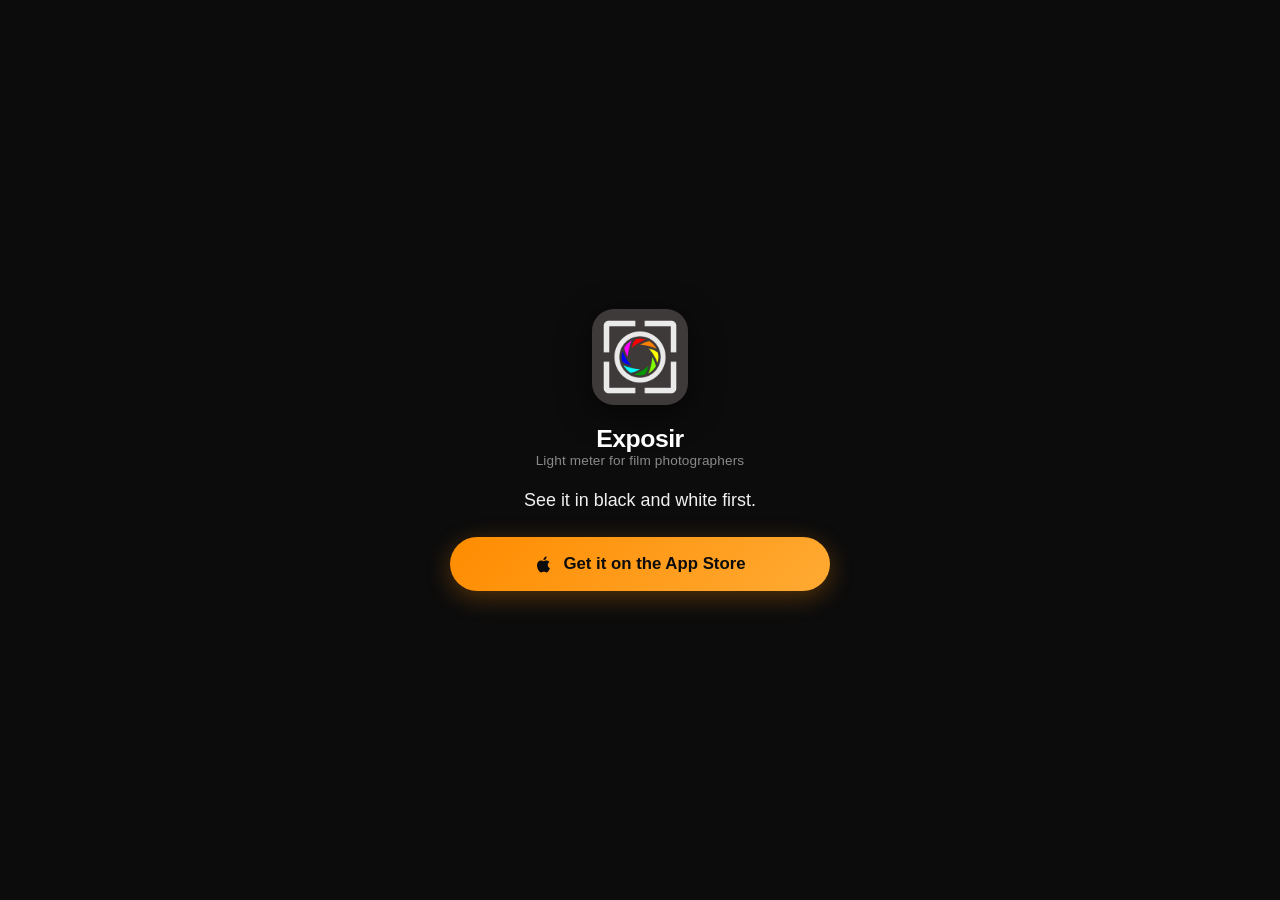
<file: go/index.html>
<!DOCTYPE html>
<html lang="en">
<head>
<meta charset="UTF-8">
<meta name="viewport" content="width=device-width, initial-scale=1, viewport-fit=cover">
<meta name="robots" content="noindex, nofollow">
<title>Exposir — Light Meter for Film Photographers</title>
<link rel="preconnect" href="https://apps.apple.com">
<style>
*{margin:0;padding:0;box-sizing:border-box}
html,body{height:100%}
body{
  background:#0C0C0C;color:#fff;
  font-family:-apple-system,BlinkMacSystemFont,"Segoe UI",Roboto,Helvetica,Arial,sans-serif;
  display:flex;align-items:center;justify-content:center;
  min-height:100dvh;padding:24px;
  text-align:center;-webkit-font-smoothing:antialiased;overflow:hidden;
}
.wrap{display:flex;flex-direction:column;align-items:center;gap:20px;max-width:380px;width:100%}
.icon{width:96px;height:96px;border-radius:22px;display:block;box-shadow:0 8px 32px rgba(0,0,0,.6)}
.name{font-size:1.55rem;font-weight:700;letter-spacing:-.02em}
.copy{font-size:1.12rem;line-height:1.45;font-weight:500;color:#F0F0F0}
.sub{font-size:.85rem;color:#8A8A8A;letter-spacing:.01em}
.cta{
  display:flex;align-items:center;justify-content:center;gap:10px;
  width:100%;padding:17px 24px;margin-top:4px;
  background:linear-gradient(135deg,#FF8C00,#FFAA33);color:#0C0C0C;
  font-size:1.05rem;font-weight:700;text-decoration:none;border-radius:999px;
  box-shadow:0 6px 24px rgba(255,140,0,.3);
}
.cta:active{transform:scale(.98)}
@media (max-height:560px){.icon{width:72px;height:72px}.copy{font-size:1rem}.wrap{gap:14px}}
</style>
</head>
<body>
<div class="wrap">
  <img class="icon" alt="Exposir" src="[data-uri]">
  <div>
    <h1 class="name">Exposir</h1>
    <p class="sub">Light meter for film photographers</p>
  </div>
  <p class="copy">See it in black and white first.</p>
  <a class="cta" id="cta" href="https://apps.apple.com/app/apple-store/id6766769093?pt=128871534&amp;ct=bw_first_us_202609&amp;mt=8">
    <svg width="19" height="19" viewBox="0 0 24 24" fill="currentColor" aria-hidden="true"><path d="M18.71 19.5c-.83 1.24-1.71 2.45-3.05 2.47-1.34.03-1.77-.79-3.29-.79-1.53 0-2 .77-3.27.82-1.31.05-2.3-1.32-3.14-2.53C4.25 17 2.94 12.45 4.7 9.39c.87-1.52 2.43-2.48 4.12-2.51 1.28-.02 2.5.87 3.29.87.78 0 2.26-1.07 3.8-.91.65.03 2.47.26 3.64 1.98-.09.06-2.17 1.28-2.15 3.81.03 3.02 2.65 4.03 2.68 4.04-.03.07-.42 1.44-1.38 2.83M13 3.5c.73-.83 1.94-1.46 2.94-1.5.13 1.17-.34 2.35-1.04 3.19-.69.85-1.83 1.51-2.95 1.42-.15-1.15.41-2.35 1.05-3.11z"/></svg>
    Get it on the App Store
  </a>
</div>

<script>
(function(){
  var STORE = "https://apps.apple.com/app/apple-store/id6766769093?pt=128871534&ct=bw_first_us_202609&mt=8";
  var DELAY = 2500;
  if (new URLSearchParams(location.search).has("preview")) return;
  // location.replace で履歴を残さない（戻るでこのページに再着地しない）
  var timer = setTimeout(function(){ location.replace(STORE); }, DELAY);
  // 手動タップ時は保留中の自動遷移を止める
  document.getElementById("cta").addEventListener("click", function(){ clearTimeout(timer); });
})();
</script>
</body>
</html>
</file>
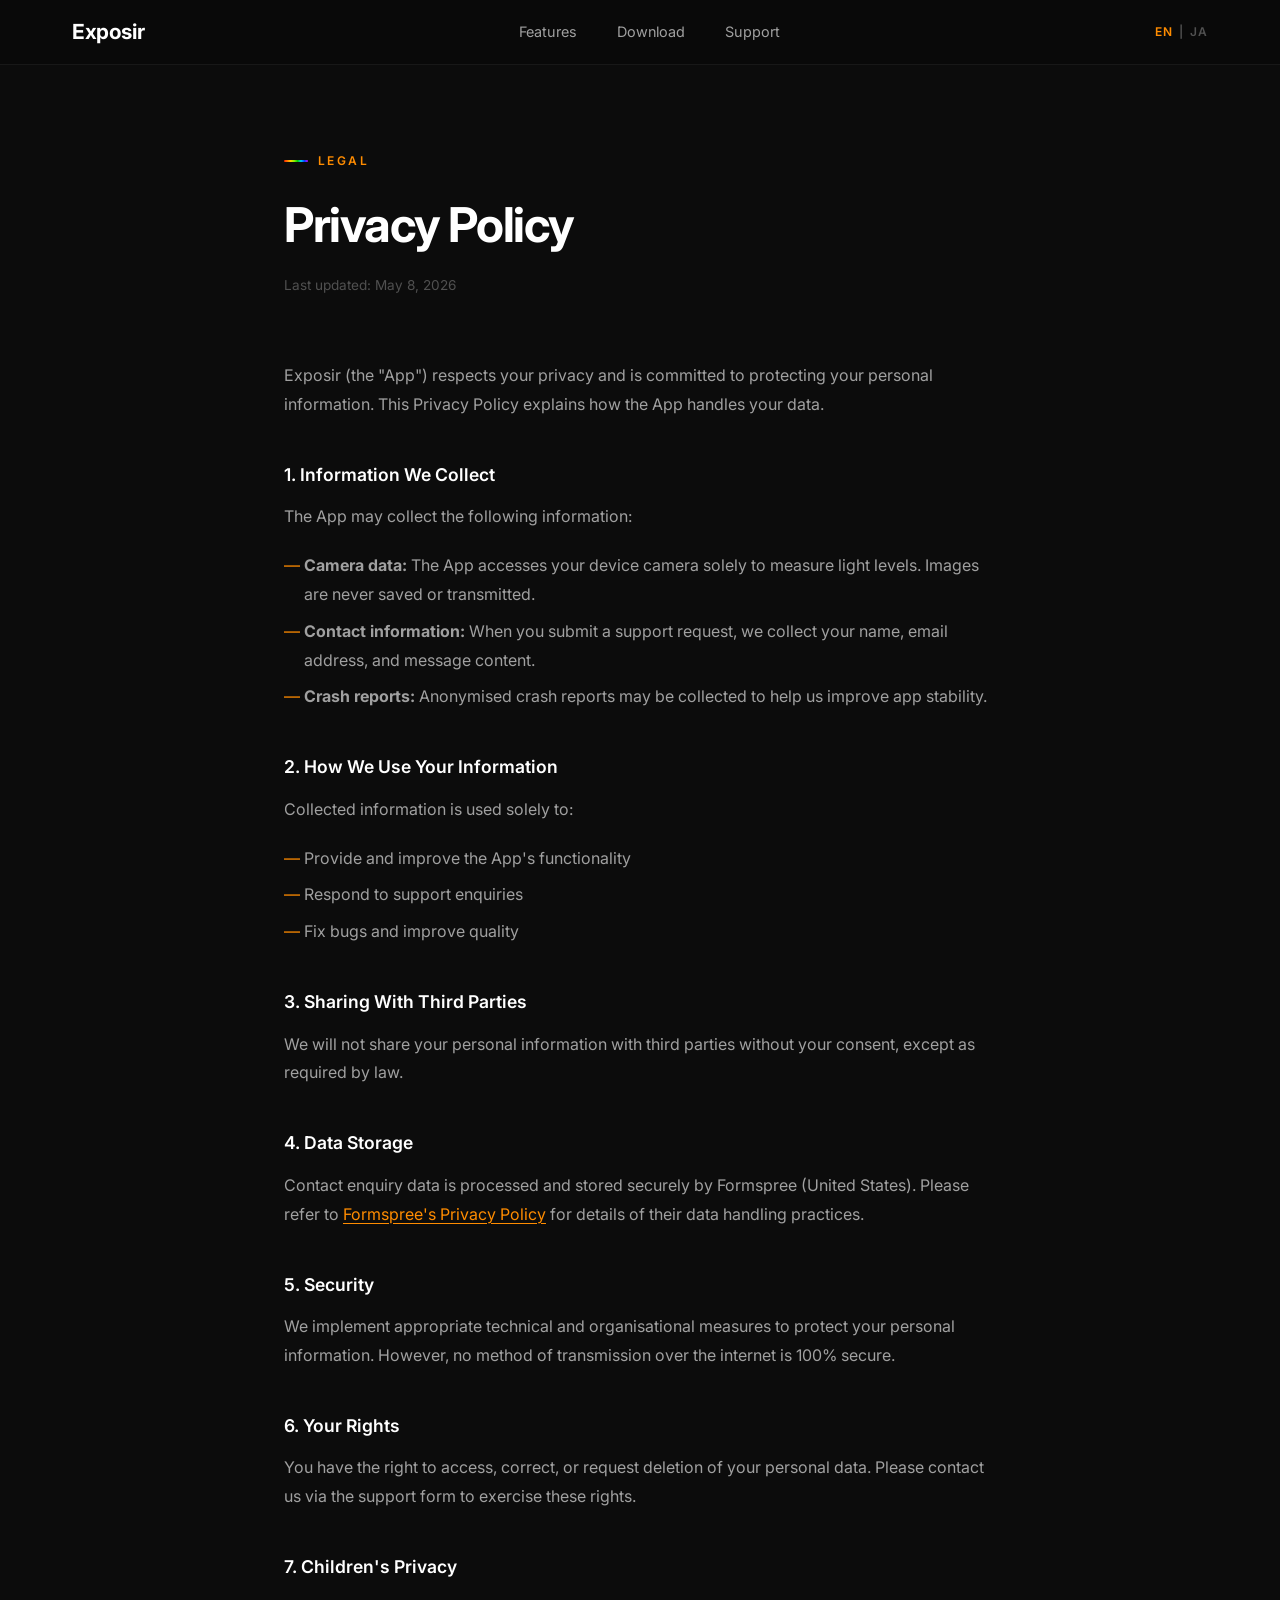
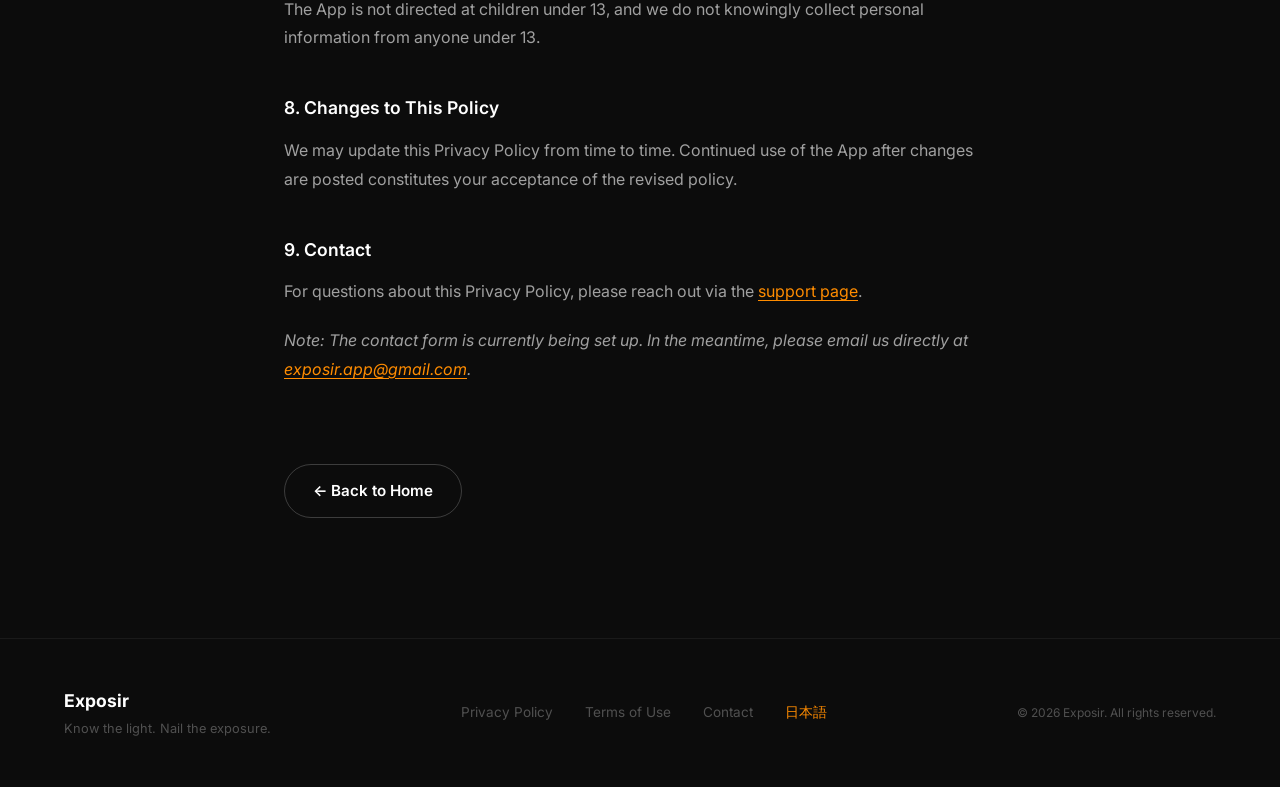
<file: privacy-policy/index.html>
<!DOCTYPE html>
<html>
<head>
  <meta charset="UTF-8">
  <meta http-equiv="refresh" content="0; url=../en/privacy.html">
  <link rel="canonical" href="../en/privacy.html">
</head>
<body>
  <script>window.location.replace('../en/privacy.html');</script>
</body>
</html>
</file>
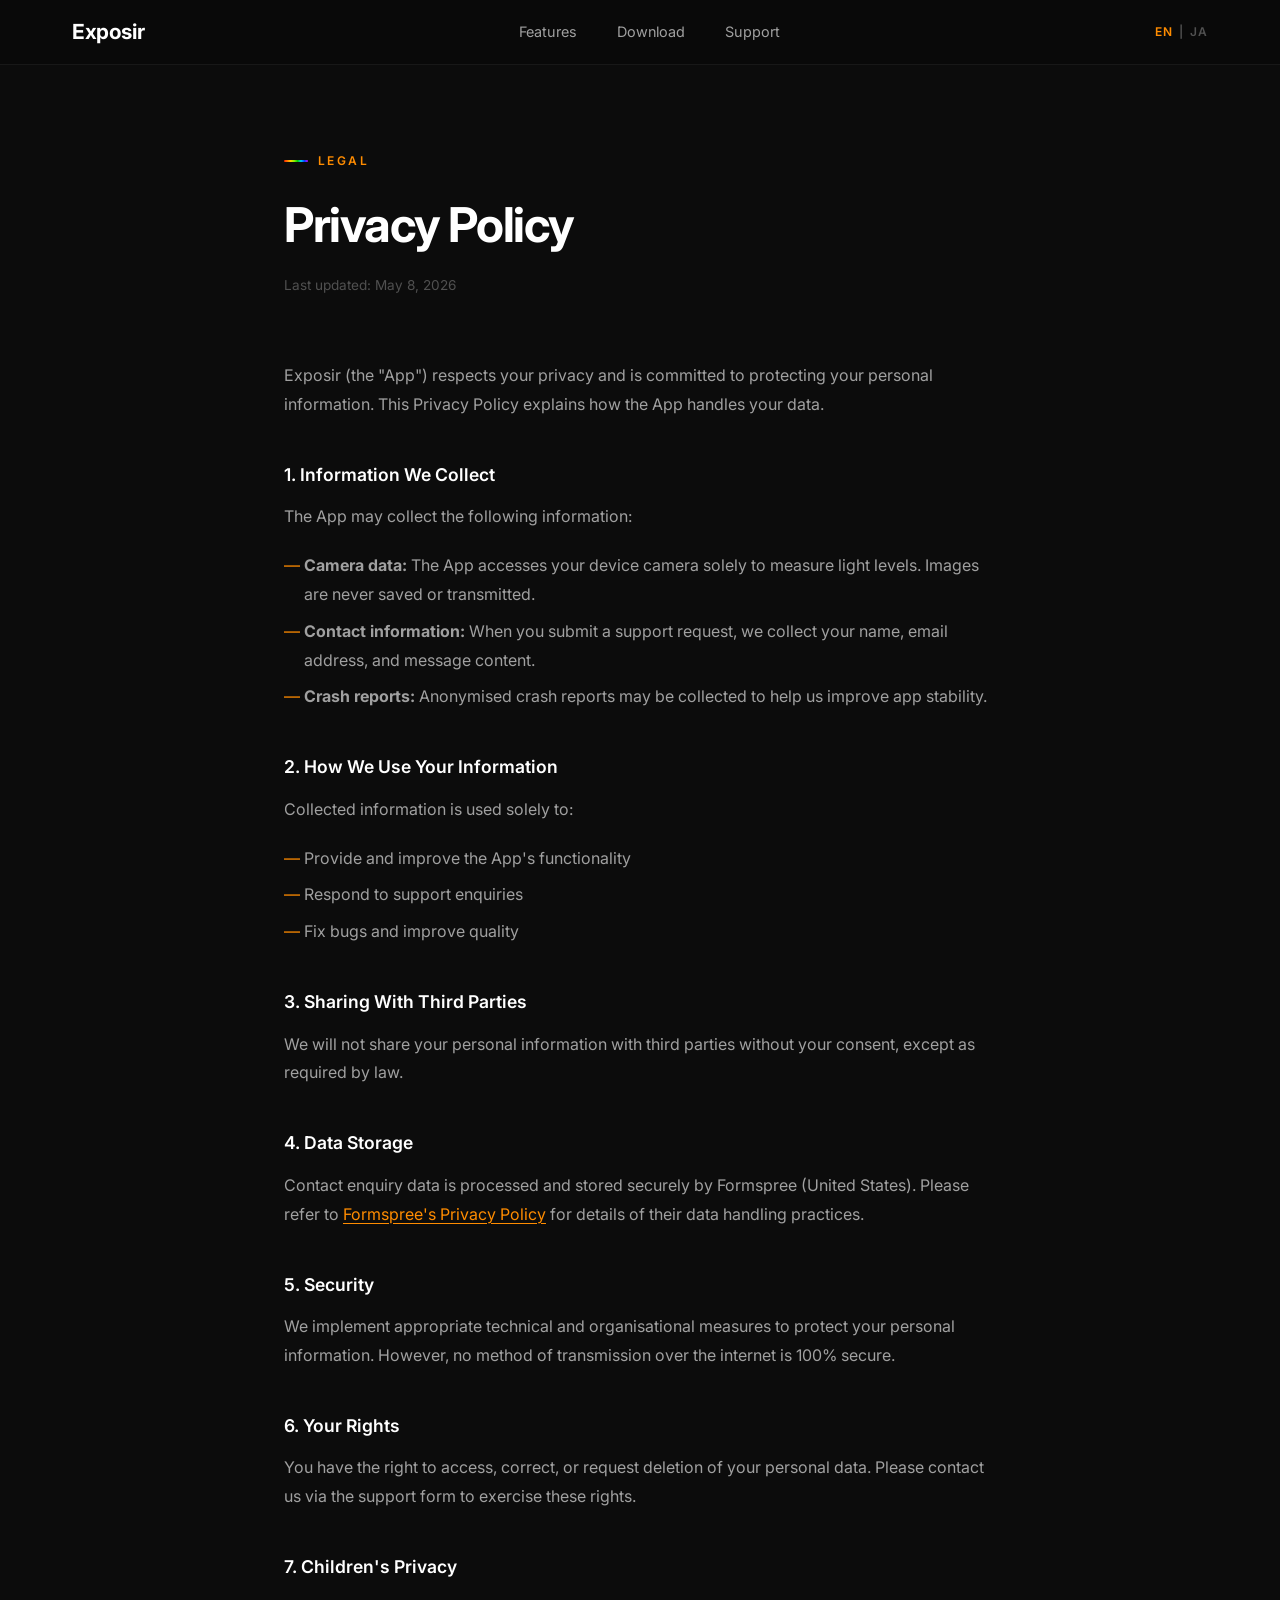
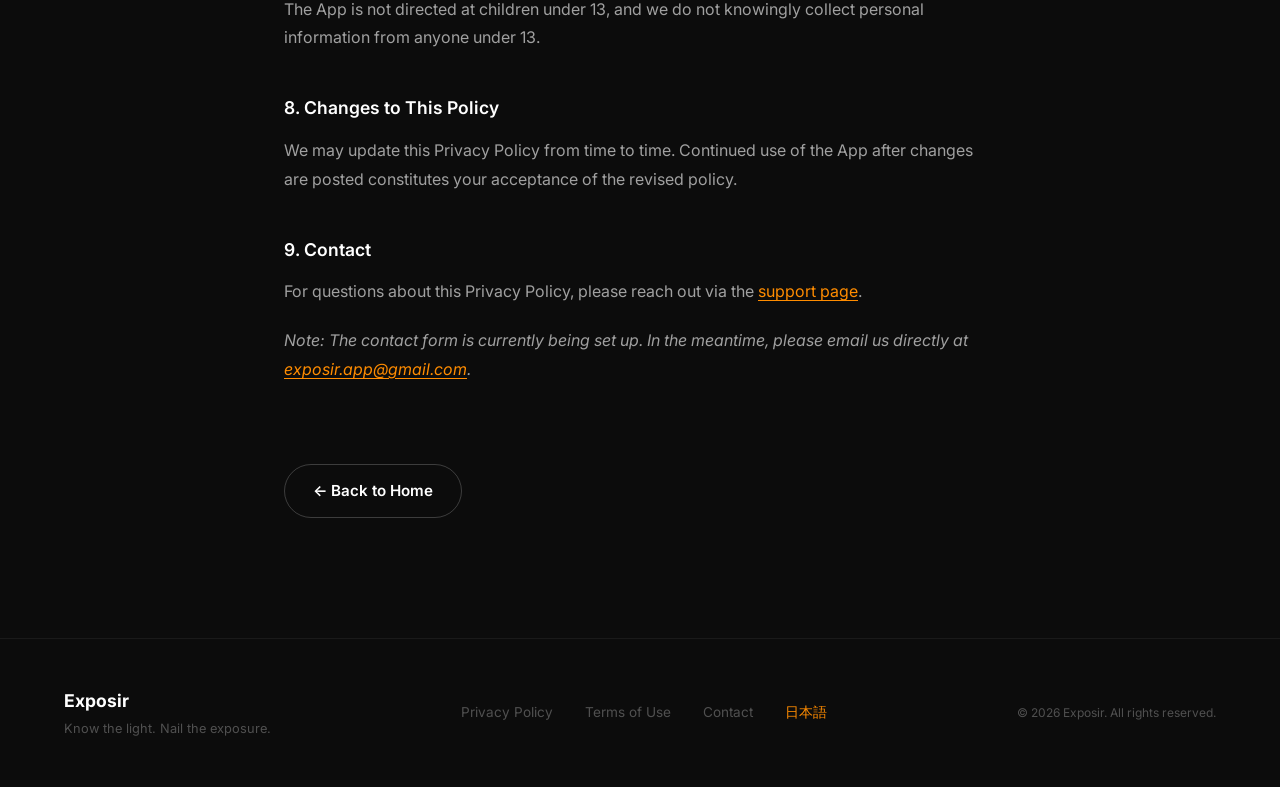
<file: en/privacy.html>
<!DOCTYPE html>
<html lang="en">
<head>
  <meta charset="UTF-8">
  <meta name="viewport" content="width=device-width, initial-scale=1.0">
  <link rel="canonical" href="https://exposir.app/en/privacy.html">
  <title>Privacy Policy — Exposir</title>
  <link rel="preconnect" href="https://fonts.googleapis.com">
  <link href="https://fonts.googleapis.com/css2?family=Inter:wght@300;400;500;600;700&display=swap" rel="stylesheet">
  <link rel="stylesheet" href="../css/style.css">
  <link rel="stylesheet" href="../css/legal.css">
</head>
<body>
  <nav class="nav scrolled" id="nav">
    <div class="nav__inner">
      <a href="index.html" class="nav__logo">Exposir</a>
      <ul class="nav__links">
        <li><a href="index.html#features">Features</a></li>
        <li><a href="index.html#download">Download</a></li>
        <li><a href="index.html#support">Support</a></li>
      </ul>
      <div class="nav__right">
        <div class="nav__lang">
          <span class="nav__lang-btn nav__lang-btn--active">EN</span>
          <span class="nav__lang-sep">|</span>
          <a href="../ja/privacy.html" class="nav__lang-btn">JA</a>
        </div>
      </div>
    </div>
  </nav>

  <main class="legal">
    <div class="container legal__container">
      <div class="legal__header">
        <p class="section-eyebrow">Legal</p>
        <h1 class="legal__title">Privacy Policy</h1>
        <p class="legal__date">Last updated: May 8, 2026</p>
      </div>

      <div class="legal__body">
        <p>Exposir (the "App") respects your privacy and is committed to protecting your personal information. This Privacy Policy explains how the App handles your data.</p>

        <h2>1. Information We Collect</h2>
        <p>The App may collect the following information:</p>
        <ul>
          <li><strong>Camera data:</strong> The App accesses your device camera solely to measure light levels. Images are never saved or transmitted.</li>
          <li><strong>Contact information:</strong> When you submit a support request, we collect your name, email address, and message content.</li>
          <li><strong>Crash reports:</strong> Anonymised crash reports may be collected to help us improve app stability.</li>
        </ul>

        <h2>2. How We Use Your Information</h2>
        <p>Collected information is used solely to:</p>
        <ul>
          <li>Provide and improve the App's functionality</li>
          <li>Respond to support enquiries</li>
          <li>Fix bugs and improve quality</li>
        </ul>

        <h2>3. Sharing With Third Parties</h2>
        <p>We will not share your personal information with third parties without your consent, except as required by law.</p>

        <h2>4. Data Storage</h2>
        <p>Contact enquiry data is processed and stored securely by Formspree (United States). Please refer to <a href="https://formspree.io/legal/privacy-policy" target="_blank" rel="noopener">Formspree's Privacy Policy</a> for details of their data handling practices.</p>

        <h2>5. Security</h2>
        <p>We implement appropriate technical and organisational measures to protect your personal information. However, no method of transmission over the internet is 100% secure.</p>

        <h2>6. Your Rights</h2>
        <p>You have the right to access, correct, or request deletion of your personal data. Please contact us via the support form to exercise these rights.</p>

        <h2>7. Children's Privacy</h2>
        <p>The App is not directed at children under 13, and we do not knowingly collect personal information from anyone under 13.</p>

        <h2>8. Changes to This Policy</h2>
        <p>We may update this Privacy Policy from time to time. Continued use of the App after changes are posted constitutes your acceptance of the revised policy.</p>

        <h2>9. Contact</h2>
        <p>For questions about this Privacy Policy, please reach out via the <a href="index.html#support">support page</a>.</p>
        <p><em>Note: The contact form is currently being set up. In the meantime, please email us directly at <a href="mailto:exposir.app@gmail.com">exposir.app@gmail.com</a>.</em></p>
      </div>

      <a href="index.html" class="btn btn--ghost legal__back">← Back to Home</a>
    </div>
  </main>

  <footer class="footer">
    <div class="container footer__inner">
      <div class="footer__brand">
        <span class="footer__logo">Exposir</span>
        <p>Know the light. Nail the exposure.</p>
      </div>
      <div class="footer__links">
        <a href="privacy.html">Privacy Policy</a>
        <a href="terms.html">Terms of Use</a>
        <a href="index.html#support">Contact</a>
        <a href="../ja/privacy.html" class="footer__lang-link">日本語</a>
      </div>
      <div class="footer__copy">
        <p>&copy; 2026 Exposir. All rights reserved.</p>
      </div>
    </div>
  </footer>
</body>
</html>
</file>
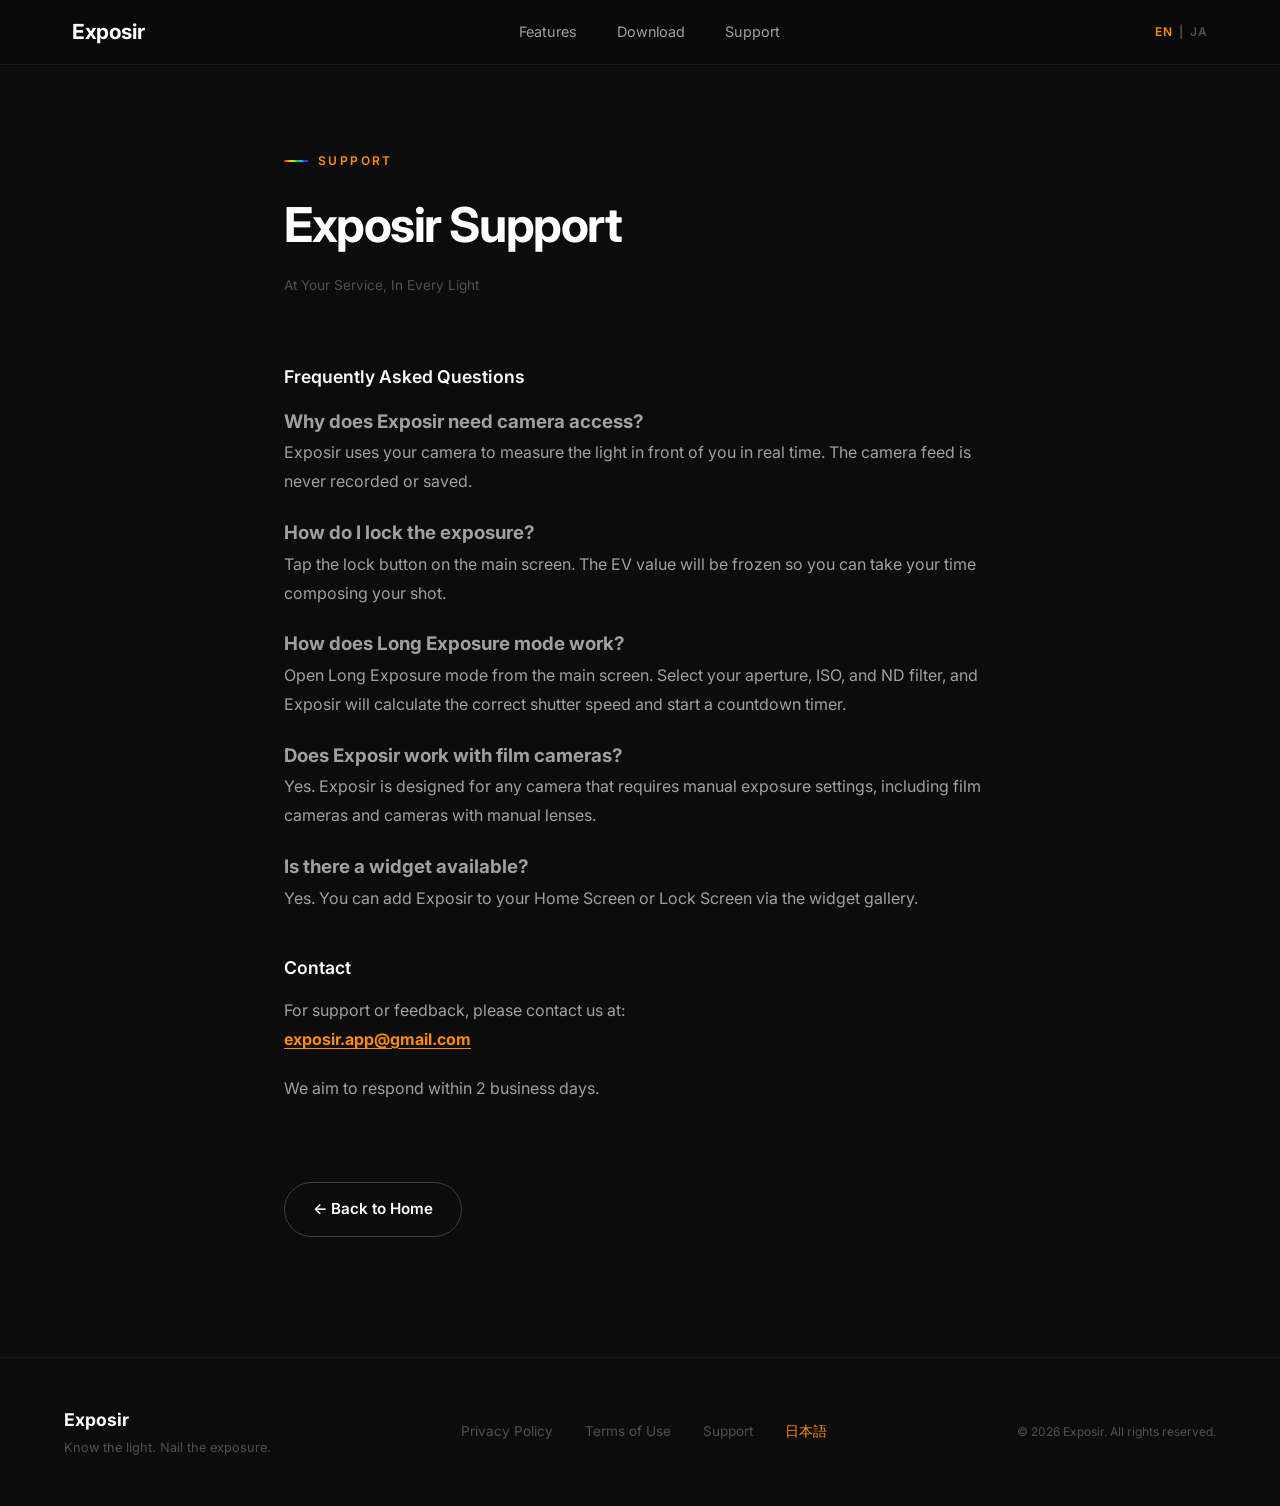
<file: en/support.html>
<!DOCTYPE html>
<html lang="en">
<head>
  <meta charset="UTF-8">
  <meta name="viewport" content="width=device-width, initial-scale=1.0">
  <title>Support — Exposir</title>
  <link rel="preconnect" href="https://fonts.googleapis.com">
  <link href="https://fonts.googleapis.com/css2?family=Inter:wght@300;400;500;600;700&display=swap" rel="stylesheet">
  <link rel="stylesheet" href="../css/style.css">
  <link rel="stylesheet" href="../css/legal.css">
</head>
<body>
  <nav class="nav scrolled" id="nav">
    <div class="nav__inner">
      <a href="index.html" class="nav__logo">Exposir</a>
      <ul class="nav__links">
        <li><a href="index.html#features">Features</a></li>
        <li><a href="index.html#download">Download</a></li>
        <li><a href="index.html#support">Support</a></li>
      </ul>
      <div class="nav__right">
        <div class="nav__lang">
          <span class="nav__lang-btn nav__lang-btn--active">EN</span>
          <span class="nav__lang-sep">|</span>
          <a href="../ja/support.html" class="nav__lang-btn">JA</a>
        </div>
      </div>
    </div>
  </nav>

  <main class="legal">
    <div class="container legal__container">
      <div class="legal__header">
        <p class="section-eyebrow">Support</p>
        <h1 class="legal__title">Exposir Support</h1>
        <p class="legal__date">At Your Service, In Every Light</p>
      </div>

      <div class="legal__body">
        <h2>Frequently Asked Questions</h2>

        <h3>Why does Exposir need camera access?</h3>
        <p>Exposir uses your camera to measure the light in front of you in real time. The camera feed is never recorded or saved.</p>

        <h3>How do I lock the exposure?</h3>
        <p>Tap the lock button on the main screen. The EV value will be frozen so you can take your time composing your shot.</p>

        <h3>How does Long Exposure mode work?</h3>
        <p>Open Long Exposure mode from the main screen. Select your aperture, ISO, and ND filter, and Exposir will calculate the correct shutter speed and start a countdown timer.</p>

        <h3>Does Exposir work with film cameras?</h3>
        <p>Yes. Exposir is designed for any camera that requires manual exposure settings, including film cameras and cameras with manual lenses.</p>

        <h3>Is there a widget available?</h3>
        <p>Yes. You can add Exposir to your Home Screen or Lock Screen via the widget gallery.</p>

        <h2>Contact</h2>
        <p>For support or feedback, please contact us at:<br>
        <a href="mailto:exposir.app@gmail.com"><strong>exposir.app@gmail.com</strong></a></p>
        <p>We aim to respond within 2 business days.</p>
      </div>

      <a href="index.html" class="btn btn--ghost legal__back">← Back to Home</a>
    </div>
  </main>

  <footer class="footer">
    <div class="container footer__inner">
      <div class="footer__brand">
        <span class="footer__logo">Exposir</span>
        <p>Know the light. Nail the exposure.</p>
      </div>
      <div class="footer__links">
        <a href="privacy.html">Privacy Policy</a>
        <a href="terms.html">Terms of Use</a>
        <a href="support.html">Support</a>
        <a href="../ja/support.html" class="footer__lang-link">日本語</a>
      </div>
      <div class="footer__copy">
        <p>&copy; 2026 Exposir. All rights reserved.</p>
      </div>
    </div>
  </footer>
</body>
</html>
</file>
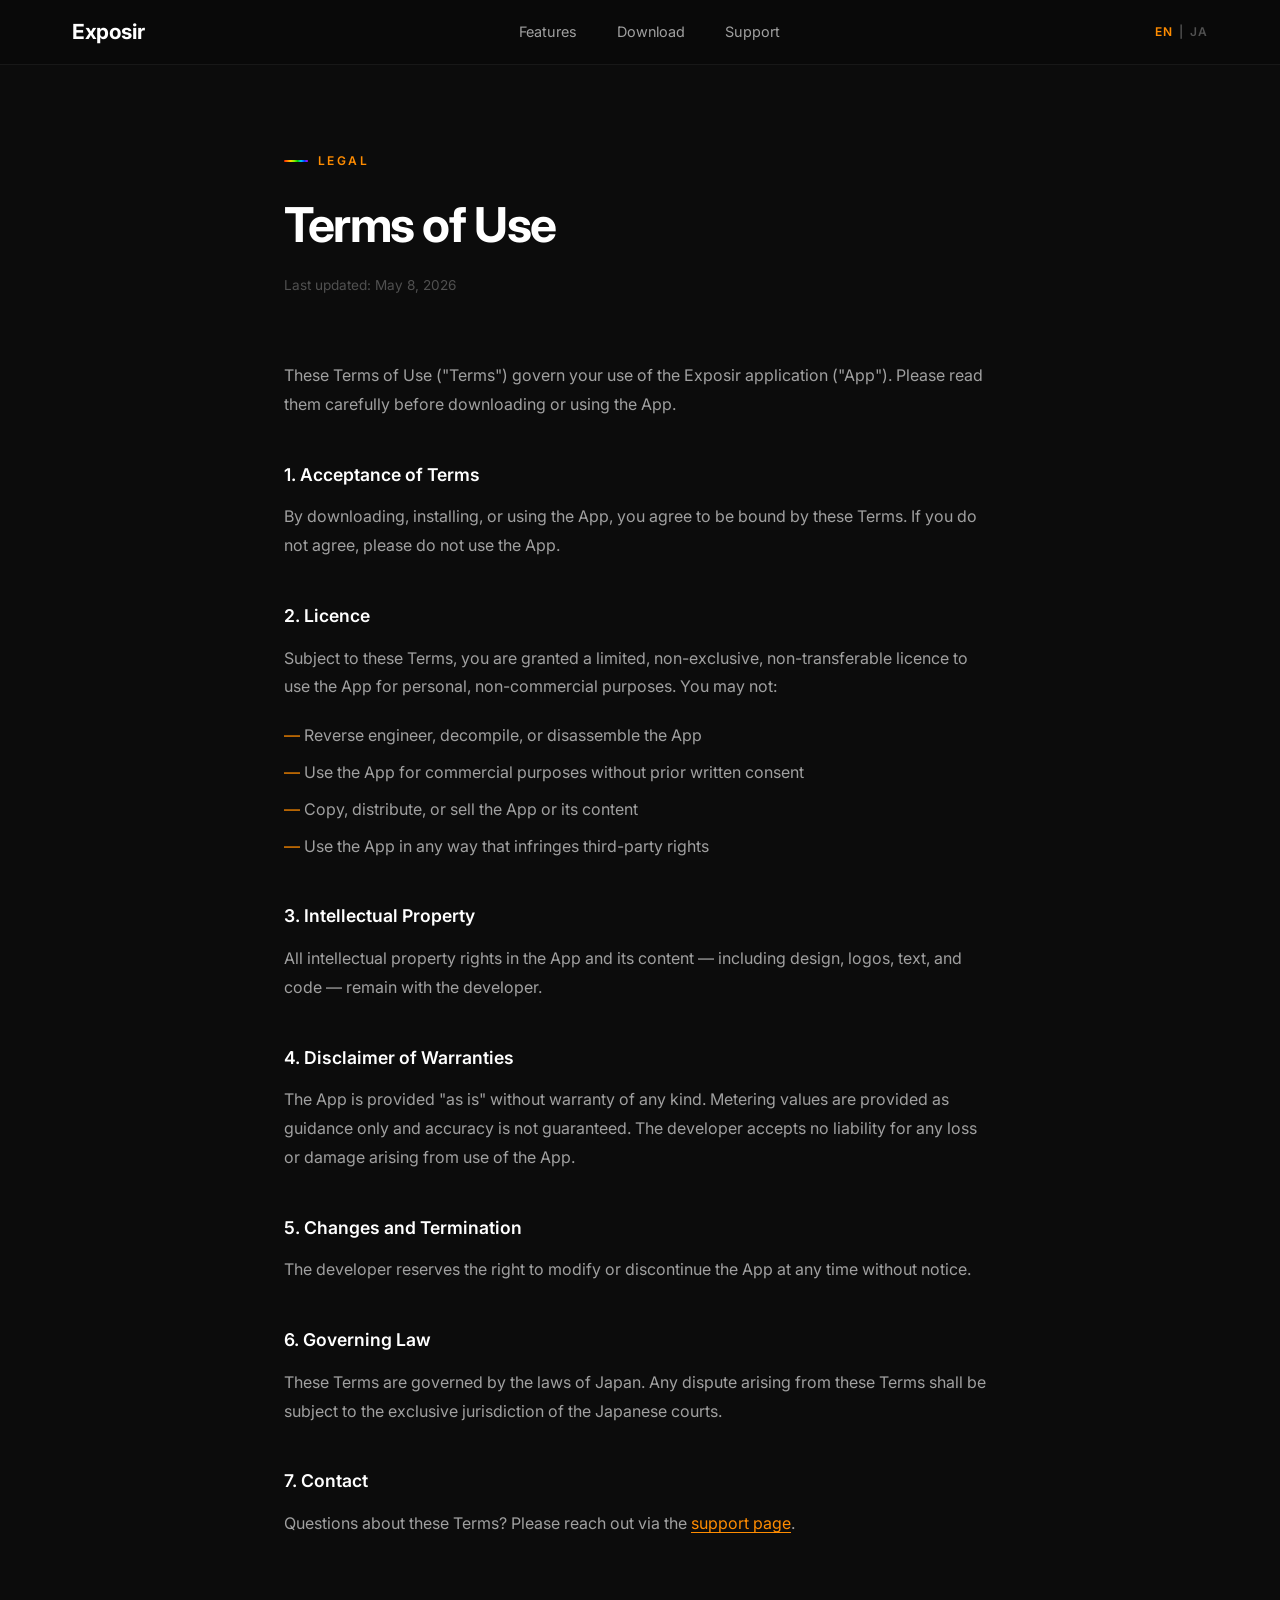
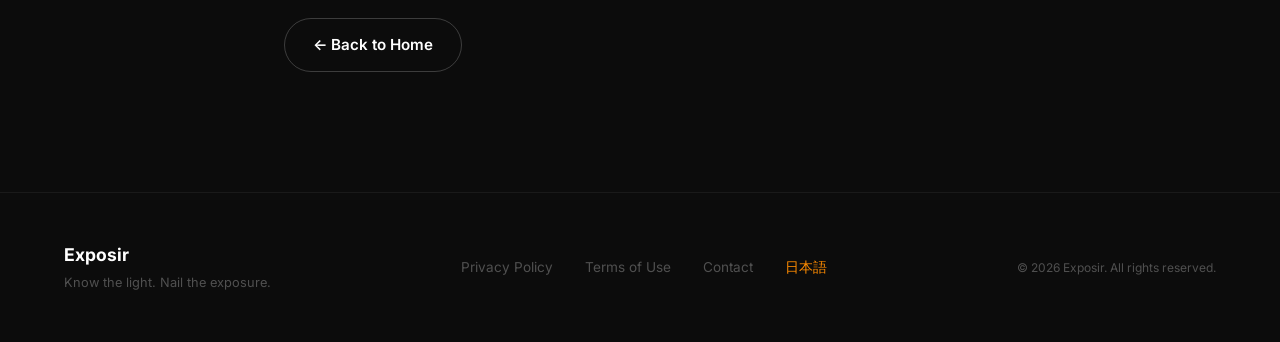
<file: en/terms.html>
<!DOCTYPE html>
<html lang="en">
<head>
  <meta charset="UTF-8">
  <meta name="viewport" content="width=device-width, initial-scale=1.0">
  <title>Terms of Use — Exposir</title>
  <link rel="preconnect" href="https://fonts.googleapis.com">
  <link href="https://fonts.googleapis.com/css2?family=Inter:wght@300;400;500;600;700&display=swap" rel="stylesheet">
  <link rel="stylesheet" href="../css/style.css">
  <link rel="stylesheet" href="../css/legal.css">
</head>
<body>
  <nav class="nav scrolled" id="nav">
    <div class="nav__inner">
      <a href="index.html" class="nav__logo">Exposir</a>
      <ul class="nav__links">
        <li><a href="index.html#features">Features</a></li>
        <li><a href="index.html#download">Download</a></li>
        <li><a href="index.html#support">Support</a></li>
      </ul>
      <div class="nav__right">
        <div class="nav__lang">
          <span class="nav__lang-btn nav__lang-btn--active">EN</span>
          <span class="nav__lang-sep">|</span>
          <a href="../ja/terms.html" class="nav__lang-btn">JA</a>
        </div>
      </div>
    </div>
  </nav>

  <main class="legal">
    <div class="container legal__container">
      <div class="legal__header">
        <p class="section-eyebrow">Legal</p>
        <h1 class="legal__title">Terms of Use</h1>
        <p class="legal__date">Last updated: May 8, 2026</p>
      </div>

      <div class="legal__body">
        <p>These Terms of Use ("Terms") govern your use of the Exposir application ("App"). Please read them carefully before downloading or using the App.</p>

        <h2>1. Acceptance of Terms</h2>
        <p>By downloading, installing, or using the App, you agree to be bound by these Terms. If you do not agree, please do not use the App.</p>

        <h2>2. Licence</h2>
        <p>Subject to these Terms, you are granted a limited, non-exclusive, non-transferable licence to use the App for personal, non-commercial purposes. You may not:</p>
        <ul>
          <li>Reverse engineer, decompile, or disassemble the App</li>
          <li>Use the App for commercial purposes without prior written consent</li>
          <li>Copy, distribute, or sell the App or its content</li>
          <li>Use the App in any way that infringes third-party rights</li>
        </ul>

        <h2>3. Intellectual Property</h2>
        <p>All intellectual property rights in the App and its content — including design, logos, text, and code — remain with the developer.</p>

        <h2>4. Disclaimer of Warranties</h2>
        <p>The App is provided "as is" without warranty of any kind. Metering values are provided as guidance only and accuracy is not guaranteed. The developer accepts no liability for any loss or damage arising from use of the App.</p>

        <h2>5. Changes and Termination</h2>
        <p>The developer reserves the right to modify or discontinue the App at any time without notice.</p>

        <h2>6. Governing Law</h2>
        <p>These Terms are governed by the laws of Japan. Any dispute arising from these Terms shall be subject to the exclusive jurisdiction of the Japanese courts.</p>

        <h2>7. Contact</h2>
        <p>Questions about these Terms? Please reach out via the <a href="index.html#support">support page</a>.</p>
      </div>

      <a href="index.html" class="btn btn--ghost legal__back">← Back to Home</a>
    </div>
  </main>

  <footer class="footer">
    <div class="container footer__inner">
      <div class="footer__brand">
        <span class="footer__logo">Exposir</span>
        <p>Know the light. Nail the exposure.</p>
      </div>
      <div class="footer__links">
        <a href="privacy.html">Privacy Policy</a>
        <a href="terms.html">Terms of Use</a>
        <a href="index.html#support">Contact</a>
        <a href="../ja/terms.html" class="footer__lang-link">日本語</a>
      </div>
      <div class="footer__copy">
        <p>&copy; 2026 Exposir. All rights reserved.</p>
      </div>
    </div>
  </footer>
</body>
</html>
</file>
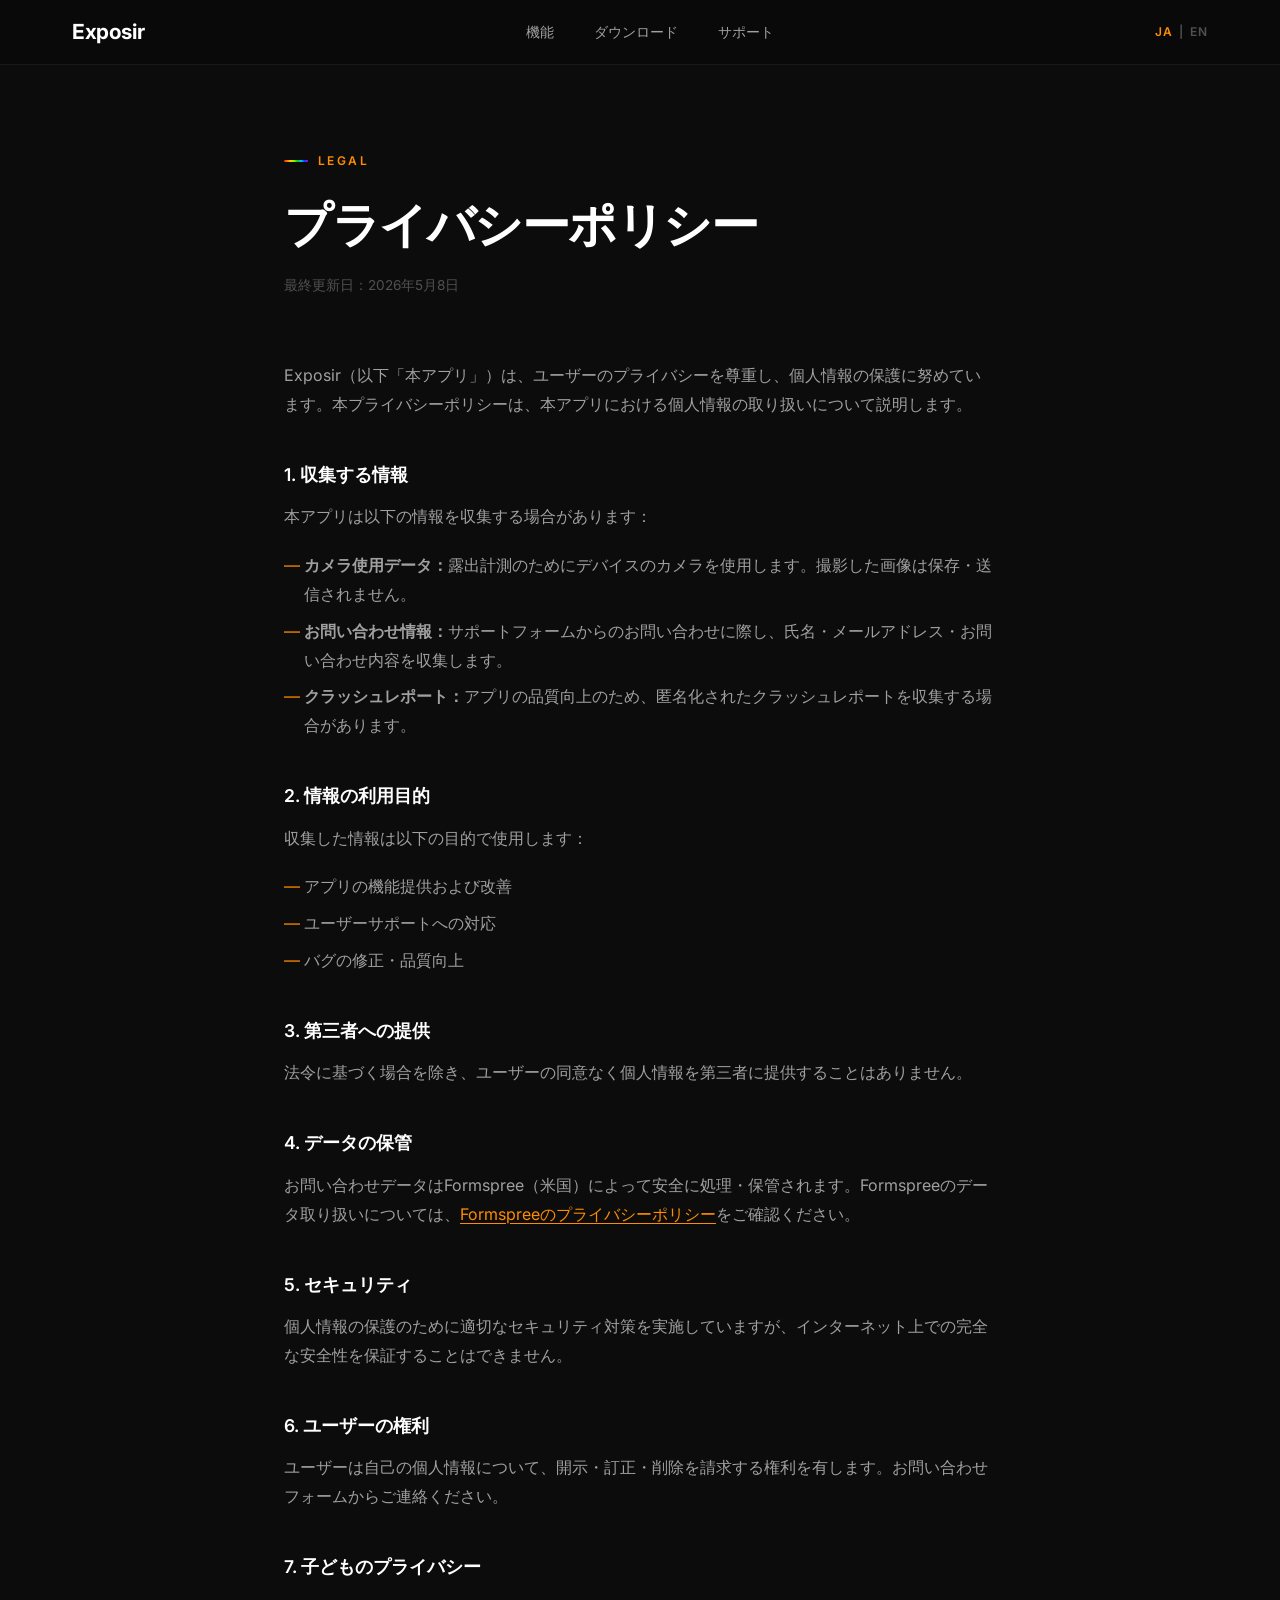
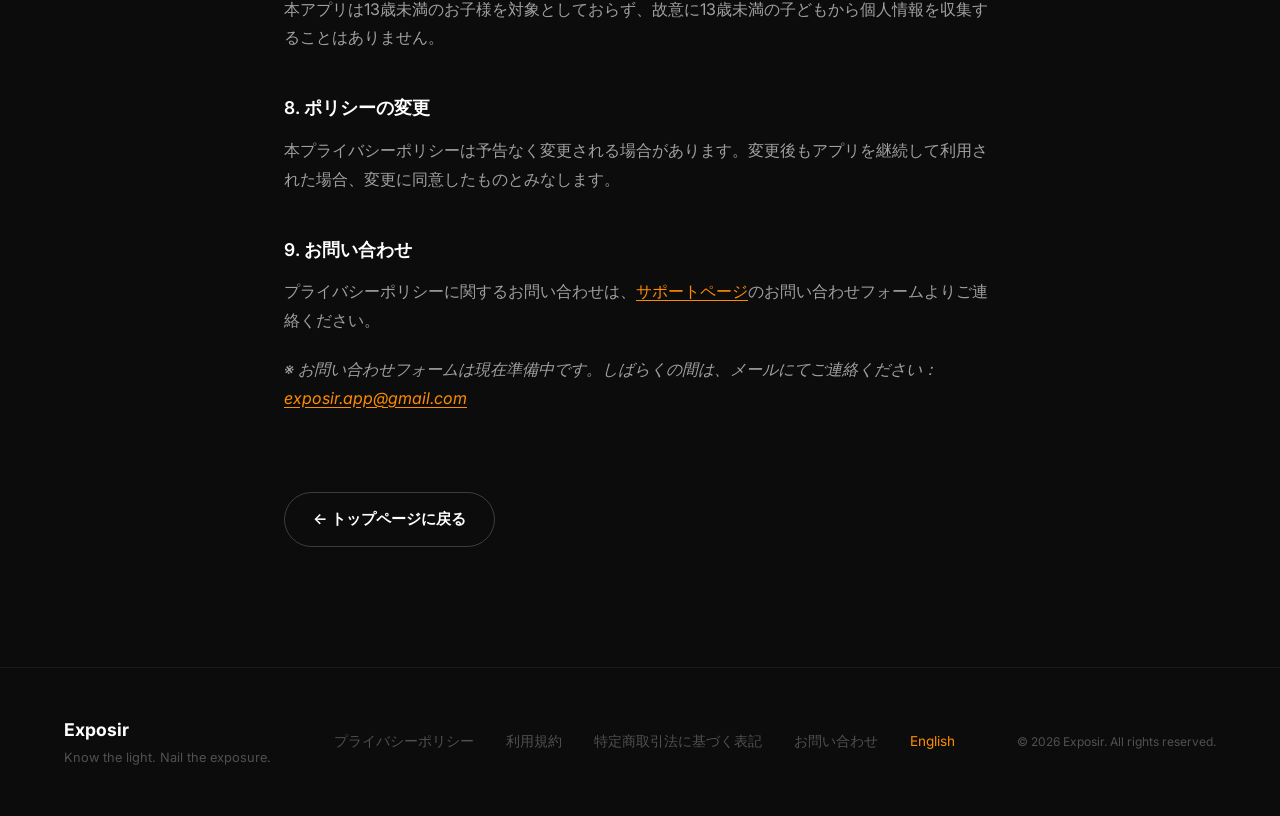
<file: ja/privacy.html>
<!DOCTYPE html>
<html lang="ja">
<head>
  <meta charset="UTF-8">
  <meta name="viewport" content="width=device-width, initial-scale=1.0">
  <link rel="canonical" href="https://exposir.app/ja/privacy.html">
  <title>プライバシーポリシー — Exposir</title>
  <link rel="preconnect" href="https://fonts.googleapis.com">
  <link href="https://fonts.googleapis.com/css2?family=Inter:wght@300;400;500;600;700&display=swap" rel="stylesheet">
  <link rel="stylesheet" href="../css/style.css">
  <link rel="stylesheet" href="../css/legal.css">
</head>
<body>
  <nav class="nav scrolled" id="nav">
    <div class="nav__inner">
      <a href="index.html" class="nav__logo">Exposir</a>
      <ul class="nav__links">
        <li><a href="index.html#features">機能</a></li>
        <li><a href="index.html#download">ダウンロード</a></li>
        <li><a href="index.html#support">サポート</a></li>
      </ul>
      <div class="nav__right">
        <div class="nav__lang">
          <span class="nav__lang-btn nav__lang-btn--active">JA</span>
          <span class="nav__lang-sep">|</span>
          <a href="../en/privacy.html" class="nav__lang-btn">EN</a>
        </div>
      </div>
    </div>
  </nav>

  <main class="legal">
    <div class="container legal__container">
      <div class="legal__header">
        <p class="section-eyebrow">Legal</p>
        <h1 class="legal__title">プライバシーポリシー</h1>
        <p class="legal__date">最終更新日：2026年5月8日</p>
      </div>

      <div class="legal__body">
        <p>Exposir（以下「本アプリ」）は、ユーザーのプライバシーを尊重し、個人情報の保護に努めています。本プライバシーポリシーは、本アプリにおける個人情報の取り扱いについて説明します。</p>

        <h2>1. 収集する情報</h2>
        <p>本アプリは以下の情報を収集する場合があります：</p>
        <ul>
          <li><strong>カメラ使用データ：</strong>露出計測のためにデバイスのカメラを使用します。撮影した画像は保存・送信されません。</li>
          <li><strong>お問い合わせ情報：</strong>サポートフォームからのお問い合わせに際し、氏名・メールアドレス・お問い合わせ内容を収集します。</li>
          <li><strong>クラッシュレポート：</strong>アプリの品質向上のため、匿名化されたクラッシュレポートを収集する場合があります。</li>
        </ul>

        <h2>2. 情報の利用目的</h2>
        <p>収集した情報は以下の目的で使用します：</p>
        <ul>
          <li>アプリの機能提供および改善</li>
          <li>ユーザーサポートへの対応</li>
          <li>バグの修正・品質向上</li>
        </ul>

        <h2>3. 第三者への提供</h2>
        <p>法令に基づく場合を除き、ユーザーの同意なく個人情報を第三者に提供することはありません。</p>

        <h2>4. データの保管</h2>
        <p>お問い合わせデータはFormspree（米国）によって安全に処理・保管されます。Formspreeのデータ取り扱いについては、<a href="https://formspree.io/legal/privacy-policy" target="_blank" rel="noopener">Formspreeのプライバシーポリシー</a>をご確認ください。</p>

        <h2>5. セキュリティ</h2>
        <p>個人情報の保護のために適切なセキュリティ対策を実施していますが、インターネット上での完全な安全性を保証することはできません。</p>

        <h2>6. ユーザーの権利</h2>
        <p>ユーザーは自己の個人情報について、開示・訂正・削除を請求する権利を有します。お問い合わせフォームからご連絡ください。</p>

        <h2>7. 子どものプライバシー</h2>
        <p>本アプリは13歳未満のお子様を対象としておらず、故意に13歳未満の子どもから個人情報を収集することはありません。</p>

        <h2>8. ポリシーの変更</h2>
        <p>本プライバシーポリシーは予告なく変更される場合があります。変更後もアプリを継続して利用された場合、変更に同意したものとみなします。</p>

        <h2>9. お問い合わせ</h2>
        <p>プライバシーポリシーに関するお問い合わせは、<a href="index.html#support">サポートページ</a>のお問い合わせフォームよりご連絡ください。</p>
        <p><em>※ お問い合わせフォームは現在準備中です。しばらくの間は、メールにてご連絡ください：<a href="mailto:exposir.app@gmail.com">exposir.app@gmail.com</a></em></p>
      </div>

      <a href="index.html" class="btn btn--ghost legal__back">← トップページに戻る</a>
    </div>
  </main>

  <footer class="footer">
    <div class="container footer__inner">
      <div class="footer__brand">
        <span class="footer__logo">Exposir</span>
        <p>Know the light. Nail the exposure.</p>
      </div>
      <div class="footer__links">
        <a href="privacy.html">プライバシーポリシー</a>
        <a href="terms.html">利用規約</a>
        <a href="tokushoho.html">特定商取引法に基づく表記</a>
        <a href="index.html#support">お問い合わせ</a>
        <a href="../en/privacy.html" class="footer__lang-link">English</a>
      </div>
      <div class="footer__copy">
        <p>&copy; 2026 Exposir. All rights reserved.</p>
      </div>
    </div>
  </footer>
</body>
</html>
</file>
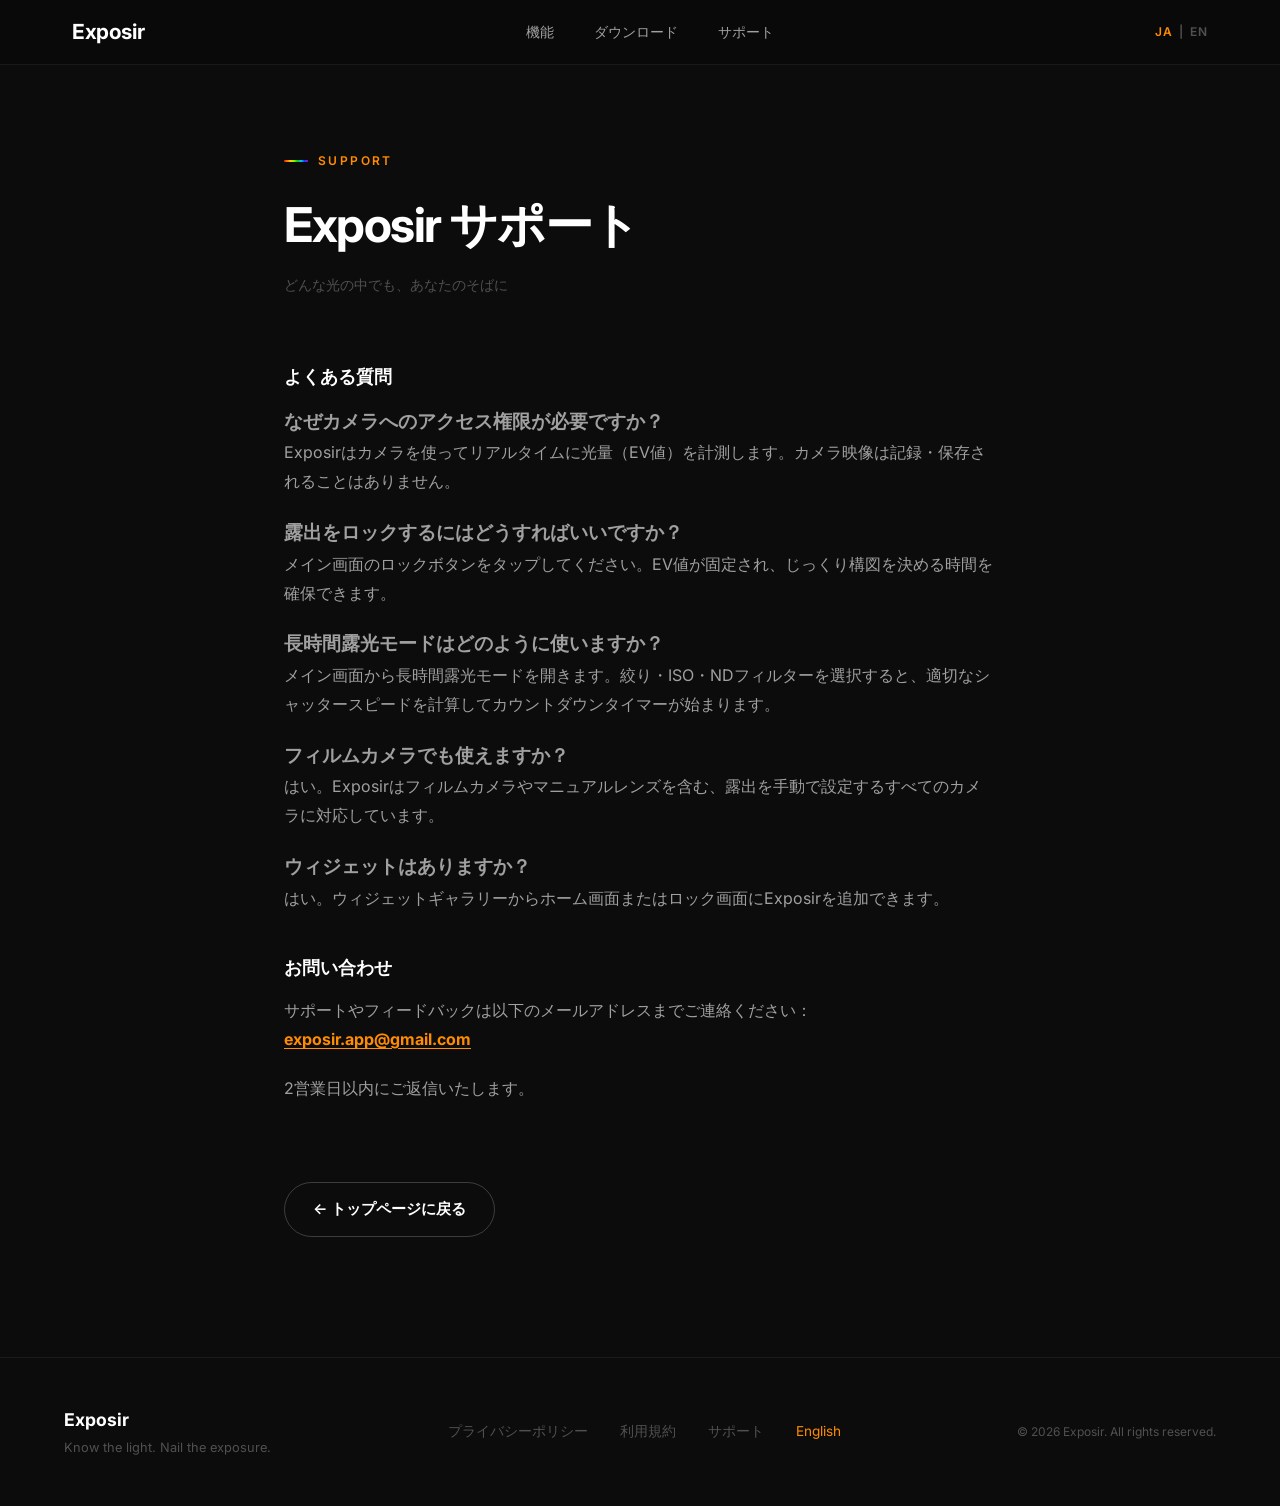
<file: ja/support.html>
<!DOCTYPE html>
<html lang="ja">
<head>
  <meta charset="UTF-8">
  <meta name="viewport" content="width=device-width, initial-scale=1.0">
  <title>サポート — Exposir</title>
  <link rel="preconnect" href="https://fonts.googleapis.com">
  <link href="https://fonts.googleapis.com/css2?family=Inter:wght@300;400;500;600;700&display=swap" rel="stylesheet">
  <link rel="stylesheet" href="../css/style.css">
  <link rel="stylesheet" href="../css/legal.css">
</head>
<body>
  <nav class="nav scrolled" id="nav">
    <div class="nav__inner">
      <a href="index.html" class="nav__logo">Exposir</a>
      <ul class="nav__links">
        <li><a href="index.html#features">機能</a></li>
        <li><a href="index.html#download">ダウンロード</a></li>
        <li><a href="index.html#support">サポート</a></li>
      </ul>
      <div class="nav__right">
        <div class="nav__lang">
          <span class="nav__lang-btn nav__lang-btn--active">JA</span>
          <span class="nav__lang-sep">|</span>
          <a href="../en/support.html" class="nav__lang-btn">EN</a>
        </div>
      </div>
    </div>
  </nav>

  <main class="legal">
    <div class="container legal__container">
      <div class="legal__header">
        <p class="section-eyebrow">Support</p>
        <h1 class="legal__title">Exposir サポート</h1>
        <p class="legal__date">どんな光の中でも、あなたのそばに</p>
      </div>

      <div class="legal__body">
        <h2>よくある質問</h2>

        <h3>なぜカメラへのアクセス権限が必要ですか？</h3>
        <p>Exposirはカメラを使ってリアルタイムに光量（EV値）を計測します。カメラ映像は記録・保存されることはありません。</p>

        <h3>露出をロックするにはどうすればいいですか？</h3>
        <p>メイン画面のロックボタンをタップしてください。EV値が固定され、じっくり構図を決める時間を確保できます。</p>

        <h3>長時間露光モードはどのように使いますか？</h3>
        <p>メイン画面から長時間露光モードを開きます。絞り・ISO・NDフィルターを選択すると、適切なシャッタースピードを計算してカウントダウンタイマーが始まります。</p>

        <h3>フィルムカメラでも使えますか？</h3>
        <p>はい。Exposirはフィルムカメラやマニュアルレンズを含む、露出を手動で設定するすべてのカメラに対応しています。</p>

        <h3>ウィジェットはありますか？</h3>
        <p>はい。ウィジェットギャラリーからホーム画面またはロック画面にExposirを追加できます。</p>

        <h2>お問い合わせ</h2>
        <p>サポートやフィードバックは以下のメールアドレスまでご連絡ください：<br>
        <a href="mailto:exposir.app@gmail.com"><strong>exposir.app@gmail.com</strong></a></p>
        <p>2営業日以内にご返信いたします。</p>
      </div>

      <a href="index.html" class="btn btn--ghost legal__back">← トップページに戻る</a>
    </div>
  </main>

  <footer class="footer">
    <div class="container footer__inner">
      <div class="footer__brand">
        <span class="footer__logo">Exposir</span>
        <p>Know the light. Nail the exposure.</p>
      </div>
      <div class="footer__links">
        <a href="privacy.html">プライバシーポリシー</a>
        <a href="terms.html">利用規約</a>
        <a href="support.html">サポート</a>
        <a href="../en/support.html" class="footer__lang-link">English</a>
      </div>
      <div class="footer__copy">
        <p>&copy; 2026 Exposir. All rights reserved.</p>
      </div>
    </div>
  </footer>
</body>
</html>
</file>
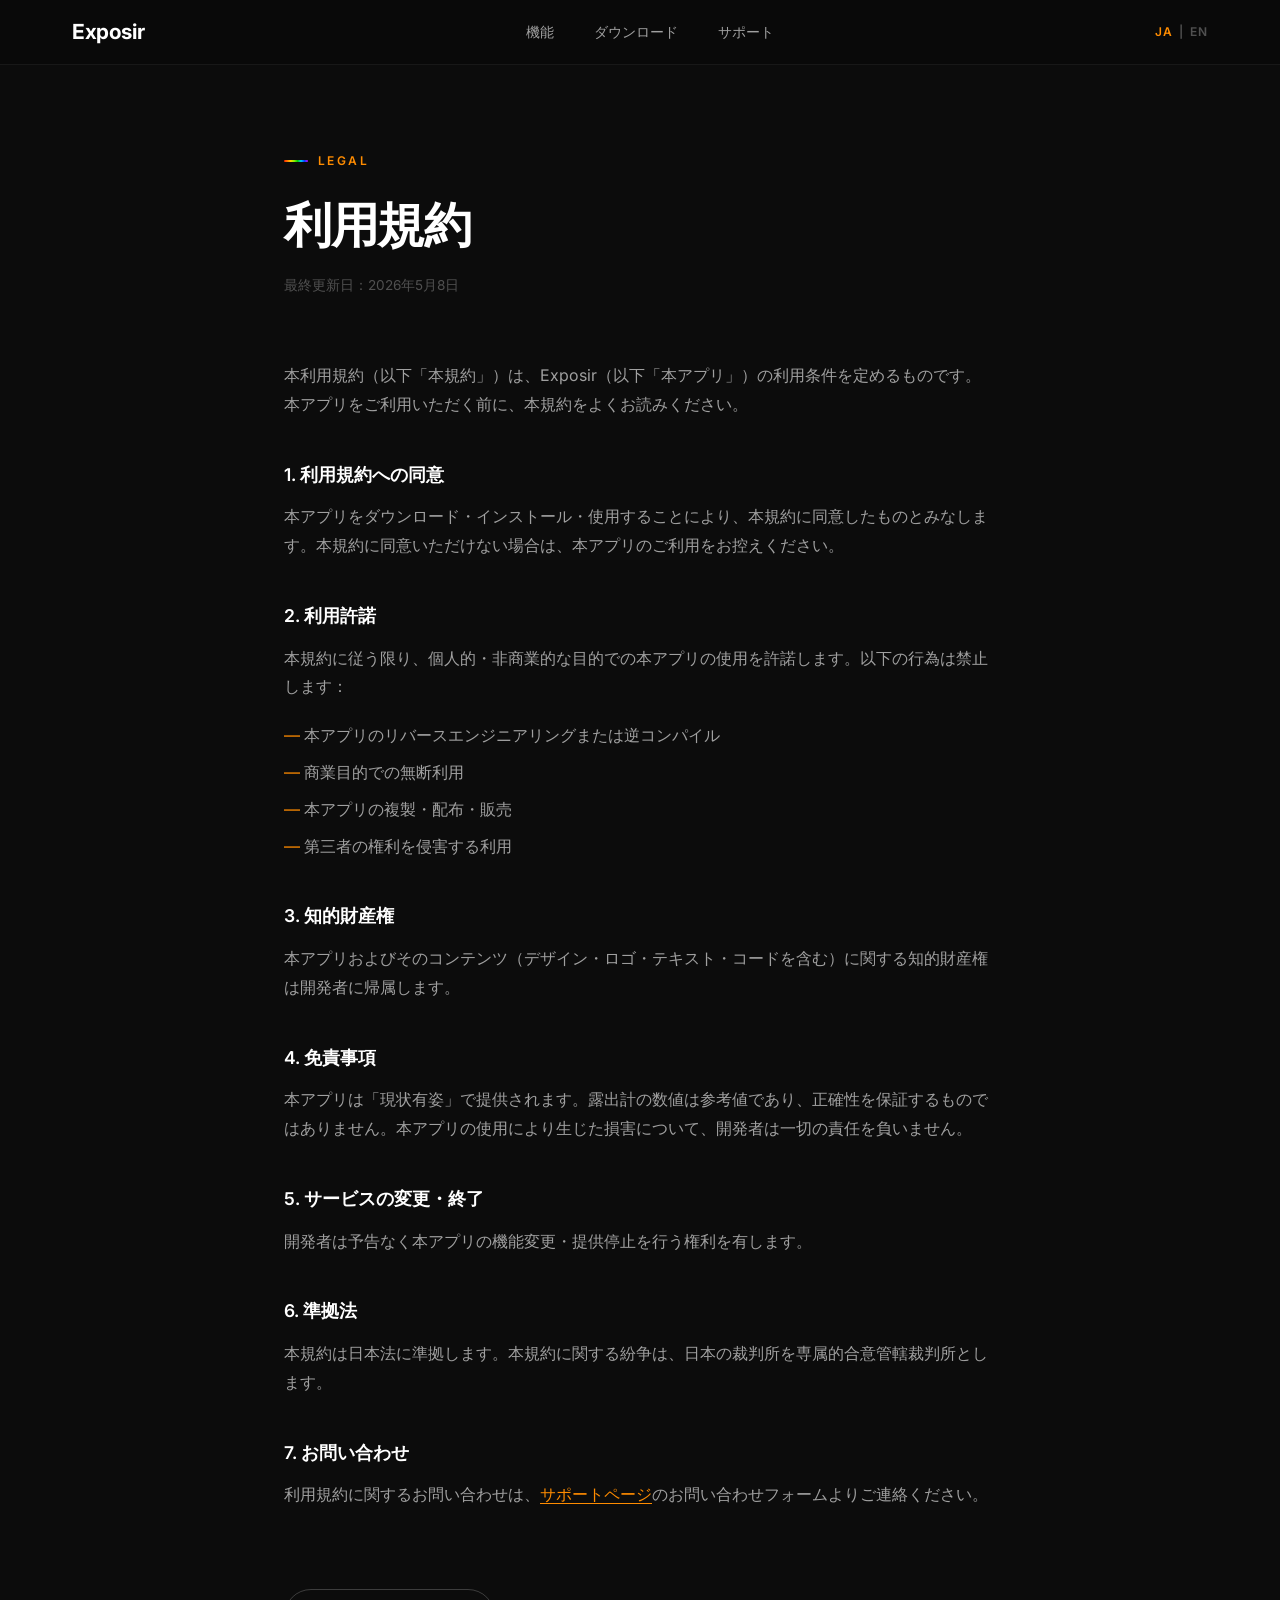
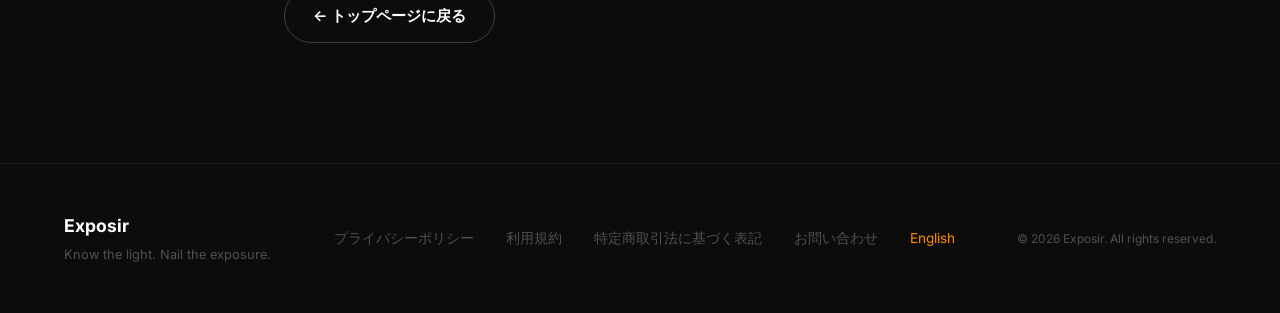
<file: ja/terms.html>
<!DOCTYPE html>
<html lang="ja">
<head>
  <meta charset="UTF-8">
  <meta name="viewport" content="width=device-width, initial-scale=1.0">
  <title>利用規約 — Exposir</title>
  <link rel="preconnect" href="https://fonts.googleapis.com">
  <link href="https://fonts.googleapis.com/css2?family=Inter:wght@300;400;500;600;700&display=swap" rel="stylesheet">
  <link rel="stylesheet" href="../css/style.css">
  <link rel="stylesheet" href="../css/legal.css">
</head>
<body>
  <nav class="nav scrolled" id="nav">
    <div class="nav__inner">
      <a href="index.html" class="nav__logo">Exposir</a>
      <ul class="nav__links">
        <li><a href="index.html#features">機能</a></li>
        <li><a href="index.html#download">ダウンロード</a></li>
        <li><a href="index.html#support">サポート</a></li>
      </ul>
      <div class="nav__right">
        <div class="nav__lang">
          <span class="nav__lang-btn nav__lang-btn--active">JA</span>
          <span class="nav__lang-sep">|</span>
          <a href="../en/terms.html" class="nav__lang-btn">EN</a>
        </div>
      </div>
    </div>
  </nav>

  <main class="legal">
    <div class="container legal__container">
      <div class="legal__header">
        <p class="section-eyebrow">Legal</p>
        <h1 class="legal__title">利用規約</h1>
        <p class="legal__date">最終更新日：2026年5月8日</p>
      </div>

      <div class="legal__body">
        <p>本利用規約（以下「本規約」）は、Exposir（以下「本アプリ」）の利用条件を定めるものです。本アプリをご利用いただく前に、本規約をよくお読みください。</p>

        <h2>1. 利用規約への同意</h2>
        <p>本アプリをダウンロード・インストール・使用することにより、本規約に同意したものとみなします。本規約に同意いただけない場合は、本アプリのご利用をお控えください。</p>

        <h2>2. 利用許諾</h2>
        <p>本規約に従う限り、個人的・非商業的な目的での本アプリの使用を許諾します。以下の行為は禁止します：</p>
        <ul>
          <li>本アプリのリバースエンジニアリングまたは逆コンパイル</li>
          <li>商業目的での無断利用</li>
          <li>本アプリの複製・配布・販売</li>
          <li>第三者の権利を侵害する利用</li>
        </ul>

        <h2>3. 知的財産権</h2>
        <p>本アプリおよびそのコンテンツ（デザイン・ロゴ・テキスト・コードを含む）に関する知的財産権は開発者に帰属します。</p>

        <h2>4. 免責事項</h2>
        <p>本アプリは「現状有姿」で提供されます。露出計の数値は参考値であり、正確性を保証するものではありません。本アプリの使用により生じた損害について、開発者は一切の責任を負いません。</p>

        <h2>5. サービスの変更・終了</h2>
        <p>開発者は予告なく本アプリの機能変更・提供停止を行う権利を有します。</p>

        <h2>6. 準拠法</h2>
        <p>本規約は日本法に準拠します。本規約に関する紛争は、日本の裁判所を専属的合意管轄裁判所とします。</p>

        <h2>7. お問い合わせ</h2>
        <p>利用規約に関するお問い合わせは、<a href="index.html#support">サポートページ</a>のお問い合わせフォームよりご連絡ください。</p>
      </div>

      <a href="index.html" class="btn btn--ghost legal__back">← トップページに戻る</a>
    </div>
  </main>

  <footer class="footer">
    <div class="container footer__inner">
      <div class="footer__brand">
        <span class="footer__logo">Exposir</span>
        <p>Know the light. Nail the exposure.</p>
      </div>
      <div class="footer__links">
        <a href="privacy.html">プライバシーポリシー</a>
        <a href="terms.html">利用規約</a>
        <a href="tokushoho.html">特定商取引法に基づく表記</a>
        <a href="index.html#support">お問い合わせ</a>
        <a href="../en/terms.html" class="footer__lang-link">English</a>
      </div>
      <div class="footer__copy">
        <p>&copy; 2026 Exposir. All rights reserved.</p>
      </div>
    </div>
  </footer>
</body>
</html>
</file>
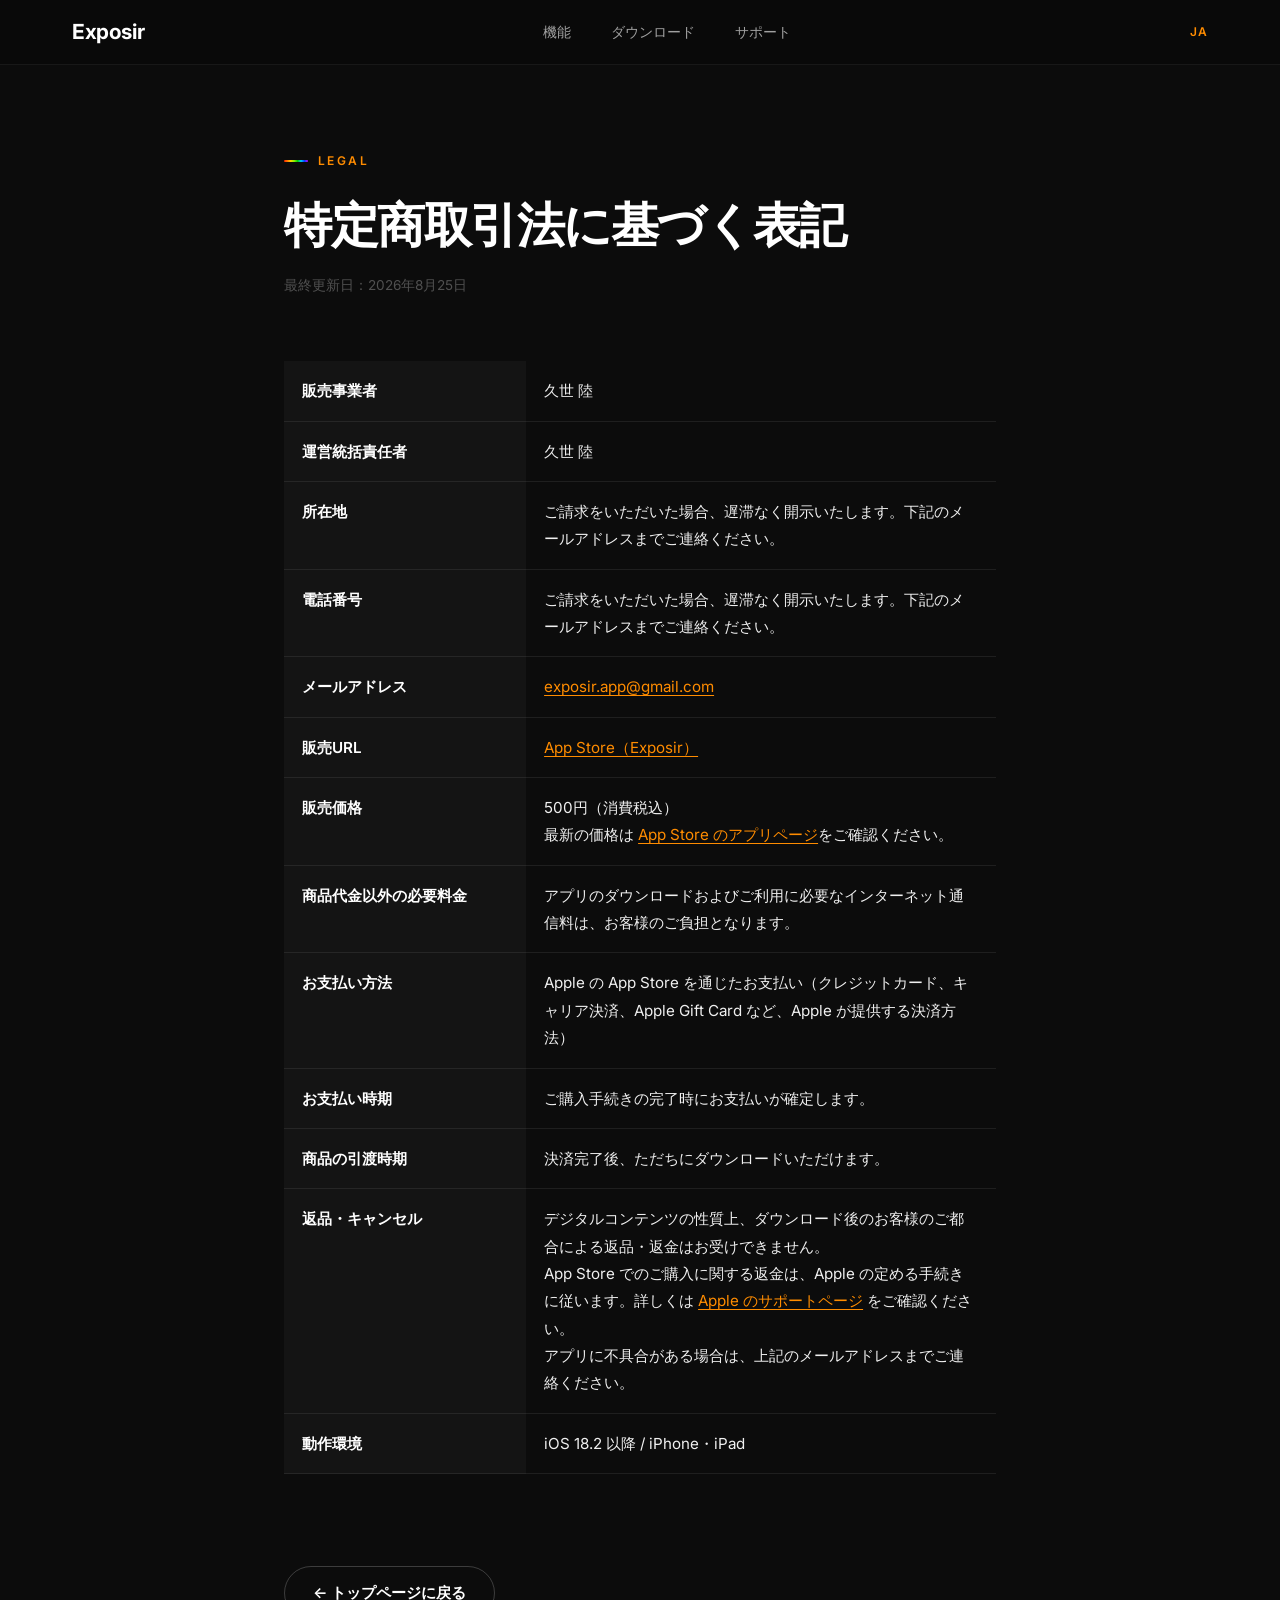
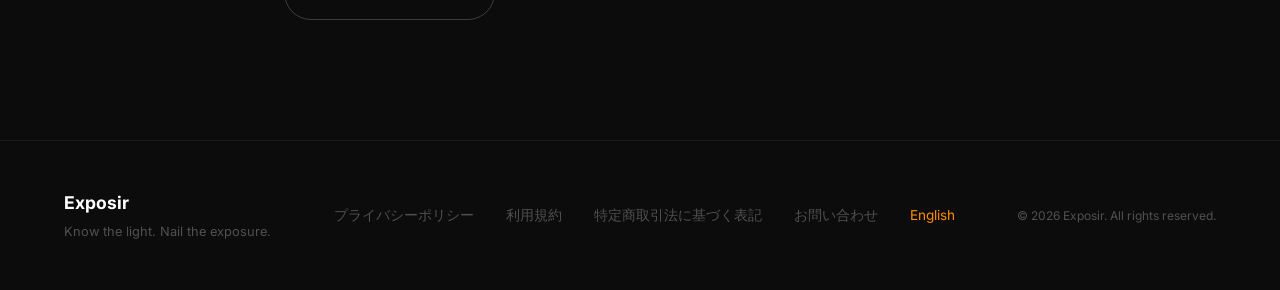
<file: ja/tokushoho.html>
<!DOCTYPE html>
<html lang="ja">
<head>
  <meta charset="UTF-8">
  <meta name="viewport" content="width=device-width, initial-scale=1.0">
  <title>特定商取引法に基づく表記 — Exposir</title>
  <meta name="robots" content="index, follow">
  <link rel="preconnect" href="https://fonts.googleapis.com">
  <link href="https://fonts.googleapis.com/css2?family=Inter:wght@300;400;500;600;700&display=swap" rel="stylesheet">
  <link rel="stylesheet" href="../css/style.css">
  <link rel="stylesheet" href="../css/legal.css">
</head>
<body>
  <nav class="nav scrolled" id="nav">
    <div class="nav__inner">
      <a href="index.html" class="nav__logo">Exposir</a>
      <ul class="nav__links">
        <li><a href="index.html#features">機能</a></li>
        <li><a href="index.html#download">ダウンロード</a></li>
        <li><a href="index.html#support">サポート</a></li>
      </ul>
      <div class="nav__right">
        <div class="nav__lang">
          <span class="nav__lang-btn nav__lang-btn--active">JA</span>
        </div>
      </div>
    </div>
  </nav>

  <main class="legal">
    <div class="container legal__container">
      <div class="legal__header">
        <p class="section-eyebrow">Legal</p>
        <h1 class="legal__title">特定商取引法に基づく表記</h1>
        <p class="legal__date">最終更新日：2026年8月25日</p>
      </div>

      <div class="legal__body">
        <table class="legal__table">
          <tbody>
            <tr>
              <th>販売事業者</th>
              <td>久世 陸</td>
            </tr>
            <tr>
              <th>運営統括責任者</th>
              <td>久世 陸</td>
            </tr>
            <tr>
              <th>所在地</th>
              <td>ご請求をいただいた場合、遅滞なく開示いたします。下記のメールアドレスまでご連絡ください。</td>
            </tr>
            <tr>
              <th>電話番号</th>
              <td>ご請求をいただいた場合、遅滞なく開示いたします。下記のメールアドレスまでご連絡ください。</td>
            </tr>
            <tr>
              <th>メールアドレス</th>
              <td><a href="mailto:exposir.app@gmail.com">exposir.app@gmail.com</a></td>
            </tr>
            <tr>
              <th>販売URL</th>
              <td><a href="https://apps.apple.com/jp/app/exposir/id6766769093" target="_blank" rel="noopener">App Store（Exposir）</a></td>
            </tr>
            <tr>
              <th>販売価格</th>
              <td>500円（消費税込）<br>最新の価格は <a href="https://apps.apple.com/jp/app/id6766769093" target="_blank" rel="noopener">App Store のアプリページ</a>をご確認ください。</td>
            </tr>
            <tr>
              <th>商品代金以外の必要料金</th>
              <td>アプリのダウンロードおよびご利用に必要なインターネット通信料は、お客様のご負担となります。</td>
            </tr>
            <tr>
              <th>お支払い方法</th>
              <td>Apple の App Store を通じたお支払い（クレジットカード、キャリア決済、Apple Gift Card など、Apple が提供する決済方法）</td>
            </tr>
            <tr>
              <th>お支払い時期</th>
              <td>ご購入手続きの完了時にお支払いが確定します。</td>
            </tr>
            <tr>
              <th>商品の引渡時期</th>
              <td>決済完了後、ただちにダウンロードいただけます。</td>
            </tr>
            <tr>
              <th>返品・キャンセル</th>
              <td>
                デジタルコンテンツの性質上、ダウンロード後のお客様のご都合による返品・返金はお受けできません。<br>
                App Store でのご購入に関する返金は、Apple の定める手続きに従います。詳しくは
                <a href="https://support.apple.com/ja-jp/HT204084" target="_blank" rel="noopener">Apple のサポートページ</a>
                をご確認ください。<br>
                アプリに不具合がある場合は、上記のメールアドレスまでご連絡ください。
              </td>
            </tr>
            <tr>
              <th>動作環境</th>
              <td>iOS 18.2 以降 / iPhone・iPad</td>
            </tr>
          </tbody>
        </table>
      </div>

      <a href="index.html" class="btn btn--ghost legal__back">← トップページに戻る</a>
    </div>
  </main>

  <footer class="footer">
    <div class="container footer__inner">
      <div class="footer__brand">
        <span class="footer__logo">Exposir</span>
        <p>Know the light. Nail the exposure.</p>
      </div>
      <div class="footer__links">
        <a href="privacy.html">プライバシーポリシー</a>
        <a href="terms.html">利用規約</a>
        <a href="tokushoho.html">特定商取引法に基づく表記</a>
        <a href="index.html#support">お問い合わせ</a>
        <a href="../en/index.html" class="footer__lang-link">English</a>
      </div>
      <div class="footer__copy">
        <p>&copy; 2026 Exposir. All rights reserved.</p>
      </div>
    </div>
  </footer>
</body>
</html>
</file>
<file: css/style.css>
/* ============================================
   EXPOSIR — Main Stylesheet
   ============================================ */

/* ---- Custom Properties ---- */
:root {
  /* Backgrounds — warmed toward the icon's charcoal */
  --bg:   #0C0C0C;
  --bg-2: #141414;
  --bg-3: #1E1E1E;
  --bg-card: #252525;   /* matches icon background ~#363636 lightened for contrast */

  /* Accent — orange from the icon's aperture blade (replaces gold) */
  --gold:      #FF8C00;
  --gold-light:#FFAA33;
  --gold-dim:  rgba(255, 140, 0, 0.12);

  /* Aperture rainbow — exact colors from the icon's blades (clockwise) */
  --rainbow: linear-gradient(90deg,
    #FF2200 0%,
    #FF7700 14%,
    #FFD700 28%,
    #88EE00 43%,
    #00CC00 57%,
    #00CCFF 71%,
    #0044FF 85%,
    #CC00FF 100%
  );

  --white: #FFFFFF;
  --gray-1: #F0F0F0;
  --gray-2: #A0A0A0;
  --gray-3: #505050;
  --gray-4: #2A2A2A;
  --font: 'Inter', -apple-system, BlinkMacSystemFont, 'Helvetica Neue', sans-serif;
  --radius: 16px;
  --radius-sm: 10px;
  --transition: 0.4s cubic-bezier(0.16, 1, 0.3, 1);
  --nav-h: 64px;
}

/* ---- Reset & Base ---- */
*, *::before, *::after { box-sizing: border-box; margin: 0; padding: 0; }

html {
  scroll-behavior: smooth;
  font-size: 16px;
}

body {
  background: var(--bg);
  color: var(--white);
  font-family: var(--font);
  line-height: 1.6;
  overflow-x: hidden;
  -webkit-font-smoothing: antialiased;
}

img { max-width: 100%; display: block; }
a { color: inherit; text-decoration: none; }
button { cursor: pointer; background: none; border: none; font: inherit; color: inherit; }

/* ---- Utilities ---- */
.container {
  width: 100%;
  max-width: 1200px;
  margin: 0 auto;
  padding: 0 24px;
}

.text-accent { color: var(--gold); }

.section-eyebrow {
  display: inline-flex;
  align-items: center;
  gap: 10px;
  font-size: 12px;
  font-weight: 600;
  letter-spacing: 0.2em;
  text-transform: uppercase;
  color: var(--gold);
  margin-bottom: 16px;
}
.section-eyebrow::before {
  content: '';
  display: inline-block;
  width: 24px;
  height: 2px;
  border-radius: 2px;
  background: var(--rainbow);
  flex-shrink: 0;
}

.section-title {
  font-size: clamp(2rem, 5vw, 3.5rem);
  font-weight: 700;
  line-height: 1.15;
  letter-spacing: -0.02em;
  margin-bottom: 20px;
}

.section-subtitle {
  font-size: 1.1rem;
  color: var(--gray-2);
  max-width: 600px;
  line-height: 1.8;
}

/* ---- Buttons ---- */
.btn {
  display: inline-flex;
  align-items: center;
  gap: 8px;
  padding: 14px 28px;
  border-radius: 50px;
  font-size: 0.95rem;
  font-weight: 600;
  transition: var(--transition);
  white-space: nowrap;
}

.btn--primary {
  background: linear-gradient(135deg, #FF7700 0%, #FFD700 100%);
  color: #000;
  font-weight: 700;
}
.btn--primary:hover {
  background: linear-gradient(135deg, #FF9500 0%, #FFE040 100%);
  transform: translateY(-2px);
  box-shadow: 0 8px 32px rgba(255, 140, 0, 0.4);
}

.btn--ghost {
  background: transparent;
  color: var(--white);
  border: 1.5px solid rgba(255,255,255,0.2);
}
.btn--ghost:hover {
  border-color: var(--gold);
  color: var(--gold);
}

.btn--nav {
  background: var(--gold);
  color: #000;
  padding: 8px 20px;
  font-size: 0.85rem;
}
.btn--nav:hover {
  background: var(--gold-light);
}

.btn--full { width: 100%; justify-content: center; }

/* ============================================
   NAVIGATION
   ============================================ */
.nav {
  position: fixed;
  top: 0;
  left: 0;
  right: 0;
  z-index: 1000;
  transition: background 0.3s, backdrop-filter 0.3s;
}

.nav.scrolled {
  background: rgba(10, 10, 10, 0.85);
  backdrop-filter: blur(20px);
  -webkit-backdrop-filter: blur(20px);
  border-bottom: 1px solid rgba(255,255,255,0.06);
}

.nav__inner {
  display: flex;
  align-items: center;
  justify-content: space-between;
  gap: 32px;
  height: var(--nav-h);
  padding: 0 32px;
  max-width: 1200px;
  margin: 0 auto;
}

.nav__logo {
  font-size: 1.3rem;
  font-weight: 700;
  letter-spacing: -0.02em;
  color: var(--white);
}

.nav__links {
  display: flex;
  list-style: none;
  gap: 40px;
}

.nav__links a {
  position: relative;
  font-size: 0.9rem;
  color: var(--gray-2);
  transition: color 0.25s;
  padding-bottom: 4px;
}
.nav__links a::after {
  content: '';
  position: absolute;
  bottom: -2px;
  left: 0;
  right: 0;
  height: 2px;
  border-radius: 1px;
  background: var(--rainbow);
  transform: scaleX(0);
  transform-origin: left;
  transition: transform 0.3s cubic-bezier(0.16, 1, 0.3, 1);
}
.nav__links a:hover {
  color: var(--white);
}
.nav__links a:hover::after {
  transform: scaleX(1);
}

/* Language switcher */
.nav__right {
  display: flex;
  align-items: center;
  gap: 16px;
}

.nav__lang {
  display: flex;
  align-items: center;
  gap: 6px;
  font-size: 0.75rem;
  font-weight: 600;
  letter-spacing: 0.08em;
}

.nav__lang-sep {
  color: var(--gray-3);
}

.nav__lang-btn {
  color: var(--gray-3);
  transition: color 0.2s;
  padding: 2px 0;
}
.nav__lang-btn:hover { color: var(--white); }
.nav__lang-btn--active {
  color: var(--gold);
  cursor: default;
}

.nav__mobile-lang {
  padding-top: 16px !important;
  border-bottom: none !important;
}
.nav__mobile-lang a { color: var(--gold) !important; }

.footer__lang-link {
  color: var(--gold) !important;
}
.footer__lang-link:hover { color: var(--gold-light) !important; }

.nav__hamburger {
  display: none;
  flex-direction: column;
  gap: 5px;
  padding: 4px;
}
.nav__hamburger span {
  display: block;
  width: 22px;
  height: 2px;
  background: var(--white);
  border-radius: 2px;
  transition: var(--transition);
}

.nav__mobile {
  display: none;
  background: rgba(10,10,10,0.97);
  border-top: 1px solid rgba(255,255,255,0.08);
  padding: 16px 32px 24px;
}
.nav__mobile.open { display: block; }
.nav__mobile ul { list-style: none; }
.nav__mobile li { padding: 12px 0; border-bottom: 1px solid rgba(255,255,255,0.06); }
.nav__mobile a { font-size: 1rem; color: var(--gray-1); }

/* ============================================
   HERO
   ============================================ */
.hero {
  position: relative;
  min-height: 100dvh;
  display: flex;
  flex-direction: column;
  align-items: center;
  justify-content: center;
  overflow: hidden;
  padding-top: var(--nav-h);
}

.hero__bg {
  position: absolute;
  inset: 0;
  z-index: 0;
}

.hero__gradient {
  position: absolute;
  inset: 0;
  background:
    radial-gradient(ellipse 80% 60% at 50% 30%, rgba(255,140,0,0.07) 0%, transparent 60%),
    radial-gradient(ellipse 60% 80% at 80% 80%, rgba(255,140,0,0.03) 0%, transparent 50%);
}

.hero__grid {
  position: absolute;
  inset: 0;
  background-image:
    linear-gradient(rgba(255,255,255,0.03) 1px, transparent 1px),
    linear-gradient(90deg, rgba(255,255,255,0.03) 1px, transparent 1px);
  background-size: 60px 60px;
  mask-image: radial-gradient(ellipse 80% 80% at 50% 50%, black 30%, transparent 100%);
  -webkit-mask-image: radial-gradient(ellipse 80% 80% at 50% 50%, black 30%, transparent 100%);
}

.hero__content {
  position: relative;
  z-index: 1;
  display: flex;
  flex-direction: column;
  align-items: center;
  text-align: center;
  gap: 40px;
  padding: 40px 24px;
}

.hero__icon-wrap {
  opacity: 0;
  transform: translateY(30px) scale(0.9);
}

/* App Icon */
.app-icon {
  position: relative;
  width: 120px;
  height: 120px;
  border-radius: 26px;
  overflow: hidden;
  flex-shrink: 0;
  line-height: 0;  /* prevent baseline gap under img */
  box-shadow:
    0 0 0 1px rgba(255,255,255,0.10),
    0 0 60px rgba(240,192,0,0.15),
    0 24px 48px rgba(0,0,0,0.55);
}
.app-icon img {
  position: absolute;
  inset: 0;
  width: 100%;
  height: 100%;
  object-fit: cover;
  display: block;
}
.app-icon--large {
  width: 100px;
  height: 100px;
  border-radius: 22px;
}

.hero__text { max-width: 720px; }

.hero__eyebrow {
  font-size: 0.8rem;
  font-weight: 600;
  letter-spacing: 0.2em;
  text-transform: uppercase;
  color: var(--gold);
  margin-bottom: 16px;
  opacity: 0;
  transform: translateY(20px);
}

.hero__title {
  font-size: clamp(2.8rem, 7vw, 6rem);
  font-weight: 700;
  line-height: 1.08;
  letter-spacing: -0.03em;
  margin-bottom: 24px;
  display: flex;
  flex-direction: column;
  gap: 4px;
}

.hero__title-line {
  display: block;
  opacity: 0;
  transform: translateY(40px);
}
.hero__title-line--accent {
  background: var(--rainbow);
  -webkit-background-clip: text;
  -webkit-text-fill-color: transparent;
  background-clip: text;
}

.hero__subtitle {
  font-size: 1.1rem;
  color: var(--gray-2);
  line-height: 1.8;
  margin-bottom: 32px;
  opacity: 0;
  transform: translateY(20px);
}

.hero__cta {
  display: flex;
  gap: 16px;
  flex-wrap: wrap;
  justify-content: center;
  opacity: 0;
  transform: translateY(20px);
}


/* ============================================
   APP SHOWCASE
   ============================================ */
.app-showcase {
  padding: 80px 0 100px;
}

.app-showcase__inner {
  display: flex;
  align-items: center;
  justify-content: center;
  gap: 24px;
  padding: 0 40px;
}

.app-showcase__img {
  display: block;
  border-radius: 20px;
  box-shadow:
    0 32px 80px rgba(0,0,0,0.55),
    0 0 0 1px rgba(255,255,255,0.07);
  transition: transform 0.4s ease;
}
.app-showcase__img:hover {
  transform: translateY(-8px);
}

.app-showcase__img--portrait {
  width: 220px;
}

.app-showcase__img--landscape {
  width: 500px;
  border-radius: 16px;
}

/* ============================================
   FEATURES
   ============================================ */
.features {
  position: relative;
  padding: 0;
}

.features__sticky-container {
  padding: 120px 0;
}

.features__progress {
  position: fixed;
  top: var(--nav-h);
  left: 0;
  right: 0;
  height: 2px;
  background: rgba(255,255,255,0.05);
  z-index: 900;
  opacity: 0;
  transition: opacity 0.3s;
}
.features__progress.visible { opacity: 1; }

.features__progress-bar {
  height: 100%;
  background: var(--rainbow);
  background-size: 600px 100%;
  width: 0%;
  transition: width 0.1s;
}

.features__header {
  text-align: center;
  padding: 0 24px 80px;
}

.features__tagline {
  margin-top: 16px;
  font-size: 1rem;
  color: var(--gray-2);
  line-height: 1.8;
  max-width: 560px;
  margin-left: auto;
  margin-right: auto;
}

.features__layout {
  display: grid;
  grid-template-columns: 1fr 1fr;
  gap: 80px;
  align-items: start;
  max-width: 1100px;
  margin: 0 auto;
  padding: 0 40px;
}

/* Feature List */
.features__list {
  display: flex;
  flex-direction: column;
  gap: 0;
}

.feature-item {
  display: flex;
  gap: 24px;
  padding: 32px 0;
  border-bottom: 1px solid rgba(255,255,255,0.06);
  cursor: pointer;
  transition: var(--transition);
  opacity: 0.4;
}
.feature-item:first-child { border-top: 1px solid rgba(255,255,255,0.06); }
.feature-item--active, .feature-item:hover { opacity: 1; }

.feature-item__num {
  font-size: 0.75rem;
  font-weight: 700;
  color: var(--gold);
  letter-spacing: 0.1em;
  min-width: 28px;
  margin-top: 4px;
}

.feature-item__body h3 {
  font-size: 1.05rem;
  font-weight: 600;
  margin-bottom: 8px;
  transition: color 0.3s;
}
.feature-item--active .feature-item__body h3 { color: var(--gold); }

.feature-item__body p {
  font-size: 0.9rem;
  color: var(--gray-2);
  line-height: 1.7;
}

/* Inline image for mobile (hidden on desktop) */
.feature-item__img {
  display: none;
}

/* Screenshot Frame */
.features__mockup {
  display: flex;
  justify-content: center;
  position: sticky;
  top: calc(var(--nav-h) + 60px);
}

.features__screenshot-frame {
  position: relative;
  width: 300px;
  height: 480px;
  overflow: hidden;
  background: transparent;
}

.features__screenshot-img {
  position: absolute;
  inset: 0;
  width: 100%;
  height: 100%;
  object-fit: contain;
  object-position: center center;
  opacity: 0;
  transition: opacity 0.5s ease;
}

.features__screenshot-img.active {
  opacity: 1;
}

.features__screenshot-img--crop {
  clip-path: inset(5% 0 4% 0);
}

/* Mock Screen Styles */
.mock-screen {
  height: 100%;
  padding: 16px;
  display: flex;
  flex-direction: column;
  gap: 16px;
}

.mock-screen__header {
  display: flex;
  justify-content: space-between;
  padding: 8px 12px;
  background: rgba(255,255,255,0.04);
  border-radius: 8px;
}
.mock-label {
  font-size: 10px;
  font-weight: 700;
  letter-spacing: 0.1em;
  color: var(--gold);
}

/* EV Display */
.mock-screen__ev { flex: 1; }
.mock-ev-value {
  font-size: 42px;
  font-weight: 300;
  letter-spacing: -0.03em;
  text-align: center;
  margin-bottom: 16px;
}
.mock-ev-num { color: var(--gold); font-weight: 700; }
.mock-ev-bar {
  height: 4px;
  background: rgba(255,255,255,0.1);
  border-radius: 4px;
  position: relative;
  margin-bottom: 8px;
}
.mock-ev-fill {
  height: 100%;
  background: linear-gradient(90deg, var(--gold), var(--gold-light));
  border-radius: 4px;
  transition: width 0.5s;
}
.mock-ev-needle {
  position: absolute;
  top: -6px;
  width: 2px;
  height: 16px;
  background: var(--white);
  border-radius: 2px;
  transform: translateX(-50%);
  transition: left 0.5s;
}
.mock-ev-scale {
  display: flex;
  justify-content: space-between;
  font-size: 9px;
  color: var(--gray-3);
}

.mock-screen__combos {
  display: flex;
  flex-direction: column;
  gap: 8px;
}
.mock-combo {
  padding: 8px 12px;
  background: rgba(255,255,255,0.04);
  border-radius: 8px;
  font-size: 13px;
  font-weight: 500;
  color: var(--gray-2);
}
.mock-combo--highlight {
  background: var(--gold-dim);
  color: var(--gold);
  border: 1px solid rgba(255,140,0,0.2);
}

/* EV Large */
.mock-ev-large {
  display: flex;
  align-items: baseline;
  justify-content: center;
  gap: 8px;
  padding: 20px 0;
}
.mock-ev-big {
  font-size: 64px;
  font-weight: 200;
  letter-spacing: -0.04em;
  color: var(--gold);
}
.mock-ev-unit { font-size: 18px; color: var(--gray-2); }

.mock-compensation {
  display: flex;
  align-items: center;
  justify-content: center;
  gap: 20px;
}
.mock-comp-btn {
  width: 32px;
  height: 32px;
  border-radius: 50%;
  background: rgba(255,255,255,0.08);
  font-size: 18px;
  display: flex;
  align-items: center;
  justify-content: center;
}
.mock-comp-val { font-size: 14px; color: var(--gray-2); }

.mock-histogram {
  display: flex;
  align-items: flex-end;
  gap: 3px;
  height: 40px;
  padding: 0 4px;
}
.mock-hist-bar {
  flex: 1;
  background: rgba(255,140,0,0.35);
  border-radius: 2px 2px 0 0;
}

/* Combos Grid */
.mock-combo-grid { display: flex; flex-direction: column; gap: 2px; }
.mock-combo-row {
  display: flex;
  justify-content: space-between;
  padding: 8px 12px;
  border-radius: 6px;
  font-size: 13px;
  color: var(--gray-2);
}
.mock-combo-row--head {
  font-size: 11px;
  color: var(--gray-3);
  font-weight: 600;
  letter-spacing: 0.05em;
  text-transform: uppercase;
}
.mock-combo-row--active {
  background: var(--gold-dim);
  color: var(--gold);
}

/* Long Exposure */
.mock-nd-selector {
  display: flex;
  flex-direction: column;
  align-items: center;
  gap: 4px;
}
.mock-nd-label { font-size: 11px; color: var(--gray-3); letter-spacing: 0.1em; text-transform: uppercase; }
.mock-nd-value {
  font-size: 28px;
  font-weight: 700;
  color: var(--white);
}

.mock-le-result {
  text-align: center;
  padding: 20px;
  background: var(--gold-dim);
  border-radius: 12px;
  border: 1px solid rgba(255,140,0,0.2);
}
.mock-le-label { font-size: 11px; color: var(--gold); letter-spacing: 0.1em; text-transform: uppercase; margin-bottom: 8px; }
.mock-le-time {
  font-size: 52px;
  font-weight: 200;
  letter-spacing: -0.03em;
  color: var(--gold);
}
.mock-le-time span { font-size: 16px; color: var(--gray-2); margin-left: 4px; }

.mock-le-base {
  display: flex;
  justify-content: space-between;
  font-size: 11px;
  color: var(--gray-3);
  padding: 8px 12px;
  background: rgba(255,255,255,0.03);
  border-radius: 8px;
}

/* Focal Length */
.mock-focal-display {
  text-align: center;
  padding: 16px 0;
}
.mock-focal-num {
  font-size: 64px;
  font-weight: 200;
  letter-spacing: -0.04em;
  color: var(--white);
}
.mock-focal-num span { font-size: 20px; color: var(--gray-2); }
.mock-focal-desc { font-size: 12px; color: var(--gray-3); text-transform: uppercase; letter-spacing: 0.1em; }

.mock-focal-rule {
  display: flex;
  flex-direction: column;
  align-items: center;
  padding: 16px;
  background: rgba(255,255,255,0.04);
  border-radius: 12px;
}
.mock-focal-rule-label { font-size: 10px; color: var(--gray-3); letter-spacing: 0.1em; text-transform: uppercase; margin-bottom: 4px; }
.mock-focal-speed {
  font-size: 32px;
  font-weight: 500;
  color: var(--gold);
}
.mock-focal-speed span { font-size: 14px; color: var(--gray-2); }

.mock-focal-bar {
  height: 4px;
  background: rgba(255,255,255,0.08);
  border-radius: 4px;
  position: relative;
}
.mock-focal-marker {
  position: absolute;
  top: -8px;
  width: 20px;
  height: 20px;
  background: var(--gold);
  border-radius: 50%;
  transform: translateX(-50%);
  box-shadow: 0 0 12px rgba(240,192,0,0.4);
}

/* Metering Mode Tabs */
.mock-mode-tabs {
  display: flex;
  gap: 4px;
  background: rgba(255,255,255,0.04);
  border-radius: 10px;
  padding: 4px;
}
.mock-mode-tab {
  flex: 1;
  text-align: center;
  font-size: 10px;
  font-weight: 700;
  letter-spacing: 0.06em;
  padding: 6px 4px;
  border-radius: 7px;
  color: var(--gray-3);
  transition: background 0.2s, color 0.2s;
}
.mock-mode-tab--active {
  background: var(--gold-dim);
  color: var(--gold);
  border: 1px solid rgba(255,140,0,0.25);
}

/* Accent label variant */
.mock-label--accent {
  color: #FF9500;
  background: rgba(255,149,0,0.15);
  padding: 2px 8px;
  border-radius: 4px;
  font-size: 10px;
  font-weight: 700;
  letter-spacing: 0.08em;
}

/* Fine EV Compensation Slider */
.mock-finecomp-slider {
  display: flex;
  flex-direction: column;
  gap: 8px;
  padding: 4px 0;
}
.mock-finecomp-track {
  position: relative;
  height: 6px;
  background: rgba(255,255,255,0.08);
  border-radius: 6px;
}
.mock-finecomp-fill {
  position: absolute;
  left: 50%;
  width: 20%;
  height: 100%;
  background: var(--gold);
  border-radius: 6px;
}
.mock-finecomp-thumb {
  position: absolute;
  top: 50%;
  left: calc(50% + 20%);
  transform: translate(-50%, -50%);
  width: 18px;
  height: 18px;
  background: var(--white);
  border-radius: 50%;
  box-shadow: 0 2px 8px rgba(0,0,0,0.5);
}
.mock-finecomp-scale {
  display: flex;
  justify-content: space-between;
  font-size: 9px;
  color: var(--gray-3);
  padding: 0 2px;
}
.mock-finecomp-steps {
  display: flex;
  justify-content: center;
  gap: 8px;
  flex-wrap: wrap;
}
.mock-finecomp-steps span {
  font-size: 11px;
  color: var(--gray-3);
  padding: 4px 8px;
  background: rgba(255,255,255,0.04);
  border-radius: 6px;
}
.mock-finecomp-step--active {
  color: var(--gold) !important;
  background: var(--gold-dim) !important;
  border: 1px solid rgba(255,140,0,0.25);
}

/* Exposure Lock */
.mock-lock-ev {
  font-size: 36px;
  font-weight: 200;
  letter-spacing: -0.03em;
  color: var(--white);
  text-align: center;
  padding: 4px 0;
}
.mock-lock-ev span {
  color: var(--gold);
  font-weight: 600;
}
.mock-lock-icon {
  display: flex;
  justify-content: center;
  padding: 8px 0;
}
.mock-lock-label {
  text-align: center;
  font-size: 11px;
  font-weight: 700;
  letter-spacing: 0.1em;
  text-transform: uppercase;
  color: #FF3B30;
  margin-bottom: 4px;
}

/* Widget Preview */
.mock-widget-preview {
  display: flex;
  gap: 8px;
  padding: 4px 0;
}
.mock-widget-card {
  flex: 1;
  background: rgba(255,255,255,0.07);
  border-radius: 14px;
  padding: 14px;
  display: flex;
  flex-direction: column;
  gap: 6px;
  border: 1px solid rgba(255,255,255,0.08);
}
.mock-widget-top {
  display: flex;
  align-items: center;
  gap: 6px;
  margin-bottom: 4px;
}
.mock-widget-icon {
  width: 20px;
  height: 20px;
  border-radius: 5px;
  object-fit: cover;
}
.mock-widget-name {
  font-size: 11px;
  font-weight: 600;
  color: var(--gray-2);
}
.mock-widget-ev {
  font-size: 20px;
  font-weight: 300;
  color: var(--white);
  letter-spacing: -0.02em;
}
.mock-widget-ev span { color: var(--gold); font-weight: 600; }
.mock-widget-ev--sm {
  font-size: 14px;
}
.mock-widget-mode {
  font-size: 9px;
  color: var(--gray-3);
  letter-spacing: 0.06em;
  text-transform: uppercase;
}
.mock-widget-combo {
  font-size: 12px;
  font-weight: 500;
  color: var(--gold);
}
.mock-widget-small {
  width: 72px;
  background: rgba(255,255,255,0.07);
  border-radius: 14px;
  padding: 10px;
  display: flex;
  flex-direction: column;
  align-items: center;
  gap: 6px;
  border: 1px solid rgba(255,255,255,0.08);
  justify-content: center;
}
.mock-widget-hint {
  text-align: center;
  font-size: 10px;
  color: var(--gray-3);
  letter-spacing: 0.05em;
  margin-top: 4px;
}

/* ============================================
   SCREENSHOTS
   ============================================ */
.screenshots {
  padding: 120px 0;
  overflow: hidden;
}

.screenshots .container {
  margin-bottom: 60px;
}

.screenshots__track {
  display: flex;
  gap: 24px;
  padding: 20px 0 20px 40px;
  overflow-x: auto;
  scrollbar-width: none;
  cursor: grab;
  -webkit-overflow-scrolling: touch;
}
.screenshots__track::-webkit-scrollbar { display: none; }
.screenshots__track.dragging { cursor: grabbing; user-select: none; }

.screenshots__item {
  flex-shrink: 0;
  width: 220px;
}

.screenshot-placeholder {
  width: 220px;
  height: 478px;
  background: linear-gradient(145deg, var(--bg-3) 0%, var(--bg-2) 100%);
  border-radius: 24px;
  border: 1px solid rgba(255,255,255,0.06);
  overflow: hidden;
  transition: transform 0.3s ease, box-shadow 0.3s ease;
}
.screenshot-placeholder:hover {
  transform: translateY(-8px);
  box-shadow: 0 24px 60px rgba(0,0,0,0.4);
}
.screenshot-placeholder__inner {
  display: flex;
  flex-direction: column;
  align-items: center;
  justify-content: center;
  height: 100%;
  gap: 8px;
  color: var(--gray-3);
}
.screenshot-placeholder__inner span { font-size: 0.9rem; font-weight: 500; }
.screenshot-placeholder__inner small { font-size: 0.75rem; }

/* Real screenshot image */
.screenshot-img {
  width: 220px;
  height: auto;
  border-radius: 24px;
  border: 1px solid rgba(255,255,255,0.08);
  box-shadow: 0 8px 32px rgba(0,0,0,0.4);
  transition: transform 0.3s ease, box-shadow 0.3s ease;
  display: block;
  flex-shrink: 0;
  clip-path: inset(5% 0 4% 0 round 24px);
}
.screenshot-img:hover {
  transform: translateY(-8px);
  box-shadow: 0 24px 60px rgba(0,0,0,0.5);
}


/* ============================================
   WHAT'S NEW
   ============================================ */
.whats-new {
  padding: 120px 0;
  border-top: 1px solid rgba(255,255,255,0.06);
}

.whats-new__meta {
  display: flex;
  align-items: center;
  gap: 12px;
  margin-top: 8px;
  margin-bottom: 56px;
}

.whats-new__version {
  display: inline-flex;
  align-items: center;
  background: var(--gold-dim);
  border: 1px solid rgba(255,140,0,0.25);
  color: var(--gold);
  font-size: 0.75rem;
  font-weight: 700;
  letter-spacing: 0.08em;
  padding: 3px 10px;
  border-radius: 20px;
}

.whats-new__date {
  font-size: 0.85rem;
  color: var(--gray-3);
}

.whats-new__grid {
  display: grid;
  grid-template-columns: repeat(3, 1fr);
  gap: 24px;
}

.whats-new__card {
  background: var(--bg-card);
  border: 1px solid rgba(255,255,255,0.07);
  border-radius: var(--radius);
  padding: 36px 32px;
  transition: border-color 0.3s, transform 0.3s;
}

.whats-new__card:hover {
  border-color: rgba(255,140,0,0.3);
  transform: translateY(-4px);
}

.whats-new__icon {
  width: 48px;
  height: 48px;
  background: var(--gold-dim);
  border: 1px solid rgba(255,140,0,0.15);
  border-radius: 14px;
  display: flex;
  align-items: center;
  justify-content: center;
  color: var(--gold);
  margin-bottom: 20px;
}

.whats-new__card h3 {
  font-size: 1.05rem;
  font-weight: 600;
  margin-bottom: 12px;
}

.whats-new__card p {
  font-size: 0.9rem;
  color: var(--gray-2);
  line-height: 1.75;
}

/* ============================================
   DOWNLOAD
   ============================================ */
.download {
  position: relative;
  padding: 160px 0;
  text-align: center;
  overflow: hidden;
}

.download__bg {
  position: absolute;
  inset: 0;
  background:
    radial-gradient(ellipse 80% 70% at 50% 50%, rgba(255,140,0,0.05) 0%, transparent 60%);
}

.download__inner {
  position: relative;
  z-index: 1;
  display: flex;
  flex-direction: column;
  align-items: center;
  gap: 24px;
}

.download__title {
  font-size: clamp(2.5rem, 6vw, 5rem);
  font-weight: 700;
  letter-spacing: -0.03em;
}

.download__subtitle {
  font-size: 1.1rem;
  color: var(--gray-2);
  line-height: 1.8;
}

.download__badges { display: flex; gap: 16px; flex-wrap: wrap; justify-content: center; }

.app-store-badge {
  display: block;
  transition: transform 0.3s, opacity 0.3s;
}
.app-store-badge:hover { transform: scale(1.05); opacity: 0.9; }
.app-store-badge svg { height: 52px; width: auto; }

.download__note {
  font-size: 0.8rem;
  color: var(--gray-3);
}


/* ============================================
   SUPPORT
   ============================================ */
.support {
  padding: 120px 0;
  border-top: 1px solid rgba(255,255,255,0.06);
}

.support .container { margin-bottom: 64px; }

.support__grid {
  display: grid;
  grid-template-columns: 1fr 1fr;
  gap: 48px;
  max-width: 1200px;
  margin: 0 auto;
  padding: 0 24px;
}

/* Contact Card */
.support__card {
  background: var(--bg-card);
  border: 1px solid rgba(255,255,255,0.07);
  border-radius: var(--radius);
  padding: 40px;
}

.support__card-title {
  font-size: 1.3rem;
  font-weight: 600;
  margin-bottom: 8px;
}
.support__card-desc {
  font-size: 0.9rem;
  color: var(--gray-2);
  margin-bottom: 32px;
}

/* Contact Form */
.contact-form { display: flex; flex-direction: column; gap: 20px; }

.form-field { display: flex; flex-direction: column; gap: 6px; }

.form-field label {
  font-size: 0.8rem;
  font-weight: 600;
  color: var(--gray-2);
  letter-spacing: 0.05em;
  text-transform: uppercase;
}

.form-field input,
.form-field select,
.form-field textarea {
  background: rgba(255,255,255,0.04);
  border: 1.5px solid rgba(255,255,255,0.08);
  border-radius: var(--radius-sm);
  padding: 12px 16px;
  color: var(--white);
  font-family: var(--font);
  font-size: 0.95rem;
  transition: border-color 0.2s;
  outline: none;
  -webkit-appearance: none;
}

.form-field input:focus,
.form-field select:focus,
.form-field textarea:focus {
  border-color: var(--gold);
  background: rgba(240,192,0,0.04);
}

.form-field input::placeholder,
.form-field textarea::placeholder { color: var(--gray-3); }

.form-field select option { background: #1A1A1A; }
.form-field textarea { resize: vertical; min-height: 100px; }

.form-note {
  font-size: 0.85rem;
  text-align: center;
  min-height: 20px;
  color: var(--gray-2);
}
.form-note.success { color: #4CAF50; }
.form-note.error { color: #f44336; }

/* Support Links */
.support__links { display: flex; flex-direction: column; gap: 16px; }

.support__link-card {
  display: flex;
  align-items: center;
  gap: 16px;
  padding: 20px 24px;
  background: var(--bg-card);
  border: 1px solid rgba(255,255,255,0.07);
  border-radius: var(--radius);
  transition: border-color 0.2s, background 0.2s;
}
.support__link-card:hover {
  border-color: rgba(240,192,0,0.3);
  background: rgba(240,192,0,0.04);
}

.support__link-icon {
  width: 44px;
  height: 44px;
  border-radius: 12px;
  background: var(--gold-dim);
  display: flex;
  align-items: center;
  justify-content: center;
  flex-shrink: 0;
  color: var(--gold);
}

.support__link-card h4 { font-size: 0.95rem; font-weight: 600; margin-bottom: 2px; }
.support__link-card p { font-size: 0.8rem; color: var(--gray-2); }
.support__link-arrow { margin-left: auto; color: var(--gray-3); flex-shrink: 0; }

/* FAQ */
.support__faq {
  background: var(--bg-card);
  border: 1px solid rgba(255,255,255,0.07);
  border-radius: var(--radius);
  padding: 24px;
}
.support__faq h4 {
  font-size: 1rem;
  font-weight: 600;
  margin-bottom: 16px;
  color: var(--gray-2);
  text-transform: uppercase;
  font-size: 0.75rem;
  letter-spacing: 0.1em;
}

.faq-item { border-bottom: 1px solid rgba(255,255,255,0.06); }
.faq-item:last-child { border-bottom: none; }

.faq-question {
  width: 100%;
  text-align: left;
  display: flex;
  justify-content: space-between;
  align-items: center;
  gap: 12px;
  padding: 14px 0;
  font-size: 0.9rem;
  font-weight: 500;
  color: var(--white);
  transition: color 0.2s;
}
.faq-question:hover { color: var(--gold); }
.faq-question svg { flex-shrink: 0; color: var(--gray-3); transition: transform 0.3s; }
.faq-question[aria-expanded="true"] svg { transform: rotate(180deg); }

.faq-answer {
  font-size: 0.85rem;
  color: var(--gray-2);
  line-height: 1.7;
  max-height: 0;
  overflow: hidden;
  transition: max-height 0.35s ease, padding 0.35s ease;
}
.faq-answer.open {
  max-height: 200px;
  padding-bottom: 14px;
}

/* ============================================
   FOOTER
   ============================================ */
.footer {
  border-top: 1px solid rgba(255,255,255,0.06);
  padding: 48px 0;
}

.footer__inner {
  display: flex;
  align-items: center;
  justify-content: space-between;
  flex-wrap: wrap;
  gap: 24px;
}

.footer__brand { display: flex; flex-direction: column; gap: 4px; }
.footer__logo { font-size: 1.1rem; font-weight: 700; }
.footer__brand p { font-size: 0.8rem; color: var(--gray-3); }

.footer__links { display: flex; gap: 32px; }
.footer__links a { font-size: 0.85rem; color: var(--gray-3); transition: color 0.2s; }
.footer__links a:hover { color: var(--white); }

.footer__copy { text-align: right; }
.footer__copy p { font-size: 0.75rem; color: var(--gray-3); line-height: 1.8; }

/* ============================================
   RESPONSIVE
   ============================================ */
/* デスクトップナビは ロゴ+リンク+右側 で約 860px 必要。
   収まらない幅では 768px を待たずにハンバーガーへ切り替える */
@media (max-width: 920px) {
  .nav__links, .btn--nav { display: none; }
  .nav__hamburger { display: flex; }
}

@media (max-width: 1024px) {
  .features__layout {
    grid-template-columns: 1fr;
    gap: 60px;
    padding: 0 24px;
  }

  .features__mockup {
    position: relative;
    top: auto;
    order: -1;
  }

  .support__grid {
    grid-template-columns: 1fr;
  }
}

@media (max-width: 768px) {
  :root { --nav-h: 56px; }

  .nav__links, .btn--nav { display: none; }
  .nav__hamburger { display: flex; }
  .nav__inner { padding: 0 20px; }

  .hero__title { font-size: clamp(2.2rem, 9vw, 3.5rem); }
  .hero__cta { flex-direction: column; align-items: center; }
  .hero__cta .btn { width: 100%; max-width: 320px; justify-content: center; }

  .app-showcase { padding: 60px 0 80px; }
  .app-showcase__inner { flex-direction: column; gap: 16px; padding: 0 24px; }
  .app-showcase__img--portrait { width: 180px; }
  .app-showcase__img--landscape { width: 100%; max-width: 420px; }

  .features__sticky-container { padding: 80px 0; }
  .features__header { padding: 0 24px 48px; }
  .features__mockup { display: none; }

  .feature-item {
    opacity: 1 !important;
    cursor: default;
    align-items: flex-start;
  }
  .feature-item--active .feature-item__body h3,
  .feature-item:hover .feature-item__body h3 { color: inherit; }

  .feature-item__img {
    display: block;
    width: 120px;
    flex-shrink: 0;
    border-radius: 20px;
    object-fit: contain;
    align-self: flex-start;
  }
  .feature-item__img--crop {
    clip-path: inset(5% 0 4% 0 round 20px);
  }
  .feature-item__img--below {
    width: 100%;
    margin-top: 16px;
    border-radius: 20px;
    object-fit: contain;
  }

  .screenshots { padding: 80px 0; }
  .screenshots__track { padding-left: 24px; }
  .screenshots__item { width: 180px; }
  .screenshot-placeholder { width: 180px; height: 390px; }

  .whats-new { padding: 80px 0; }
  .whats-new__grid { grid-template-columns: 1fr; gap: 16px; }
  .whats-new__card { padding: 28px 24px; }

  .download { padding: 100px 0; }
  .download__subtitle br { display: none; }

  .support { padding: 80px 0; }
  .support__card { padding: 28px 24px; }
  .support__grid { padding: 0 16px; }

  .footer__inner { flex-direction: column; text-align: center; }
  .footer__links { flex-wrap: wrap; justify-content: center; gap: 20px; }
  .footer__copy { text-align: center; }
}

@media (max-width: 480px) {
  .hero__title { font-size: clamp(2rem, 10vw, 2.8rem); }
  .section-title { font-size: 1.8rem; }

  .app-showcase__img--portrait { width: 150px; }
  .app-showcase__img--landscape { max-width: 100%; }

  .features__screenshot-frame { width: 260px; height: 416px; }

  .feature-item { gap: 16px; }
  .feature-item__num { font-size: 0.7rem; }

  .download__title { font-size: 2.2rem; }
}

/* ============================================
   ANIMATIONS (initial states for GSAP)
   ============================================ */
.gsap-fade-up {
  opacity: 0;
  transform: translateY(40px);
}

.gsap-fade-in {
  opacity: 0;
}
</file>
<file: css/legal.css>
/* ---- Legal Pages ---- */
.legal {
  padding-top: var(--nav-h);
  min-height: 100vh;
}

.legal__container {
  max-width: 760px;
  padding: 80px 24px 120px;
}

.legal__header {
  margin-bottom: 64px;
}

.legal__title {
  font-size: clamp(2rem, 5vw, 3rem);
  font-weight: 700;
  letter-spacing: -0.03em;
  margin-bottom: 12px;
}

.legal__date {
  font-size: 0.85rem;
  color: var(--gray-3);
}

.legal__body {
  color: var(--gray-2);
  line-height: 1.8;
}

.legal__body p {
  margin-bottom: 20px;
}

.legal__body h2 {
  font-size: 1.1rem;
  font-weight: 600;
  color: var(--white);
  margin: 40px 0 12px;
}

.legal__body ul {
  list-style: none;
  margin-bottom: 20px;
  display: flex;
  flex-direction: column;
  gap: 8px;
}

.legal__body ul li {
  padding-left: 20px;
  position: relative;
}

.legal__body ul li::before {
  content: '—';
  position: absolute;
  left: 0;
  color: var(--gold);
}

.legal__body a {
  color: var(--gold);
  text-decoration: underline;
  text-underline-offset: 3px;
}

.legal__back {
  margin-top: 60px;
  display: inline-flex;
}

/* ============================================
   特定商取引法に基づく表記などの項目表
   ============================================ */
.legal__table {
  width: 100%;
  border-collapse: collapse;
  margin: 8px 0 32px;
  font-size: 0.95rem;
}

.legal__table th,
.legal__table td {
  text-align: left;
  vertical-align: top;
  padding: 16px 18px;
  border-bottom: 1px solid rgba(255,255,255,0.08);
  line-height: 1.8;
}

.legal__table th {
  width: 34%;
  font-weight: 600;
  color: var(--white);
  background: rgba(255,255,255,0.03);
  white-space: nowrap;
}

.legal__table td {
  color: var(--gray-1);
}

.legal__table td a { color: var(--gold); }

@media (max-width: 600px) {
  .legal__table,
  .legal__table tbody,
  .legal__table tr,
  .legal__table th,
  .legal__table td {
    display: block;
    width: 100%;
    white-space: normal;
  }
  .legal__table tr { border-bottom: 1px solid rgba(255,255,255,0.08); padding: 4px 0 12px; }
  .legal__table th { border-bottom: none; padding: 14px 0 4px; background: transparent; }
  .legal__table td { border-bottom: none; padding: 0 0 8px; }
}
</file>
